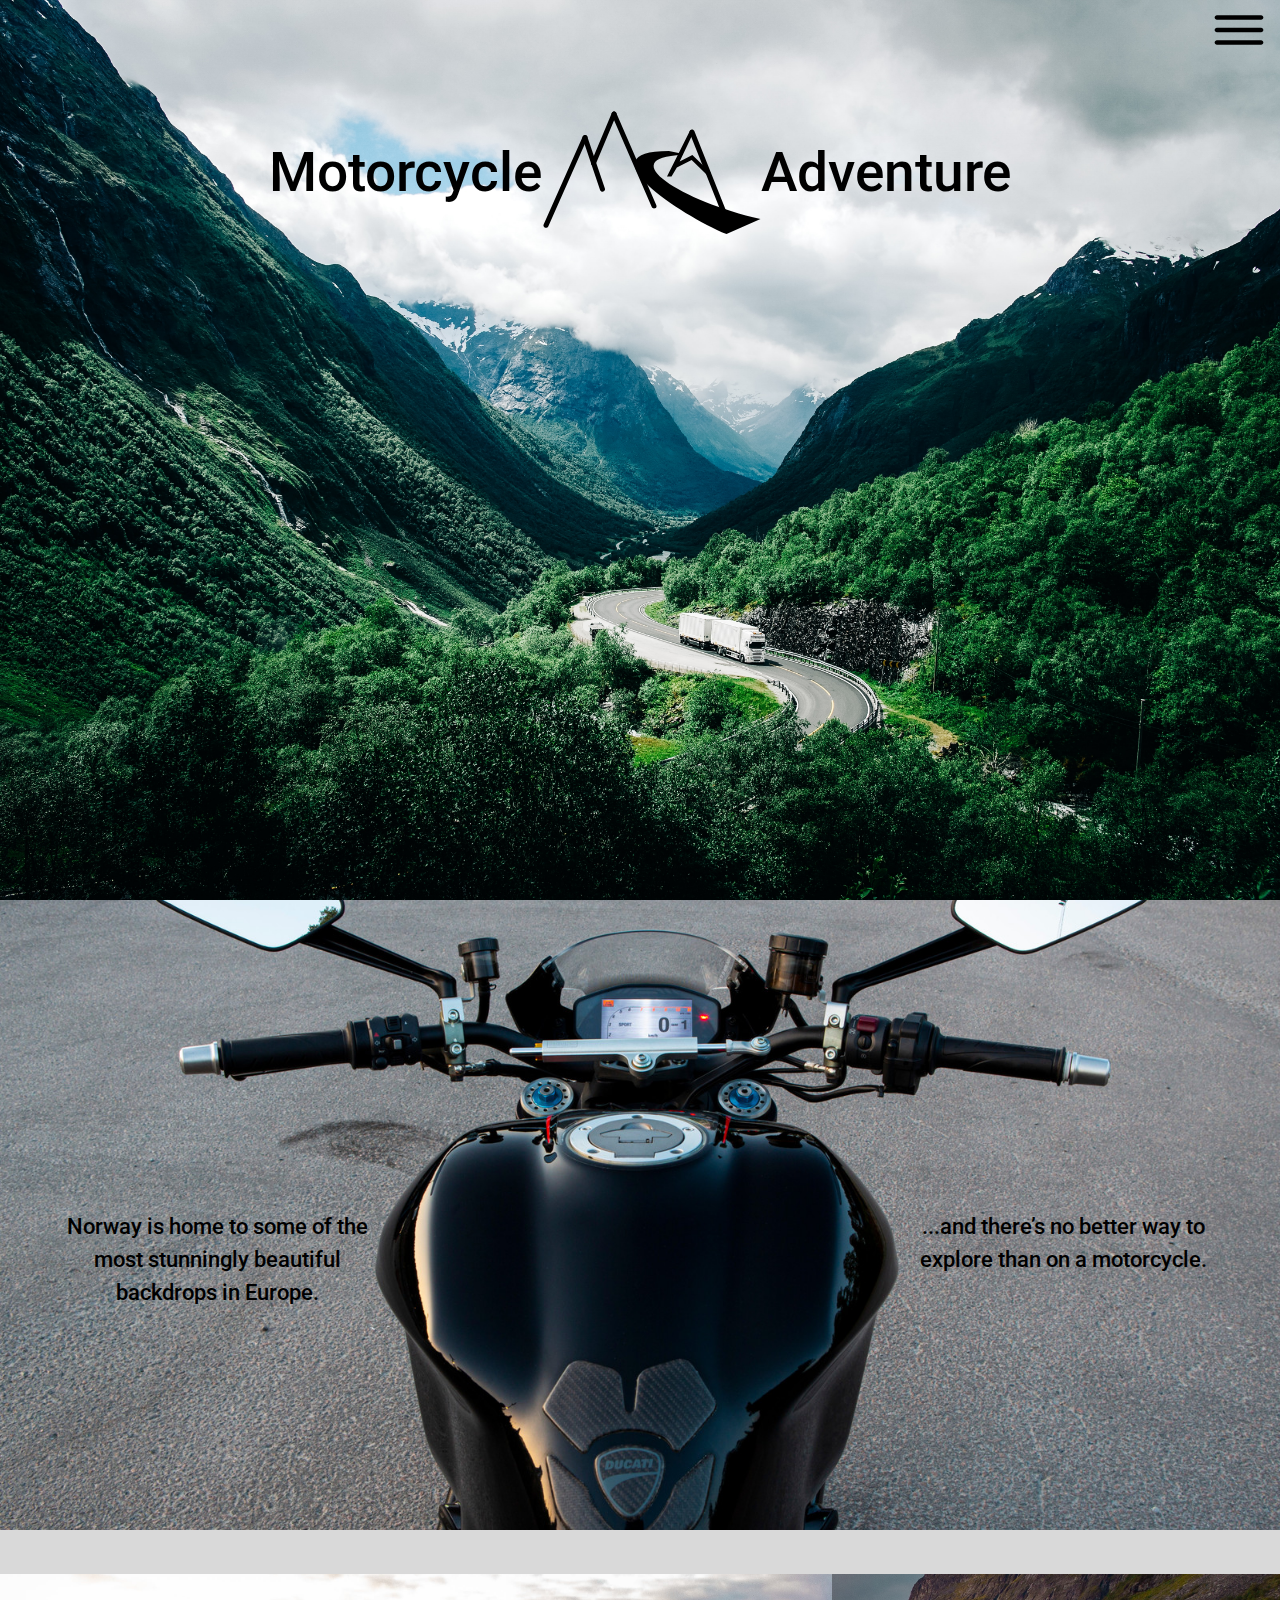
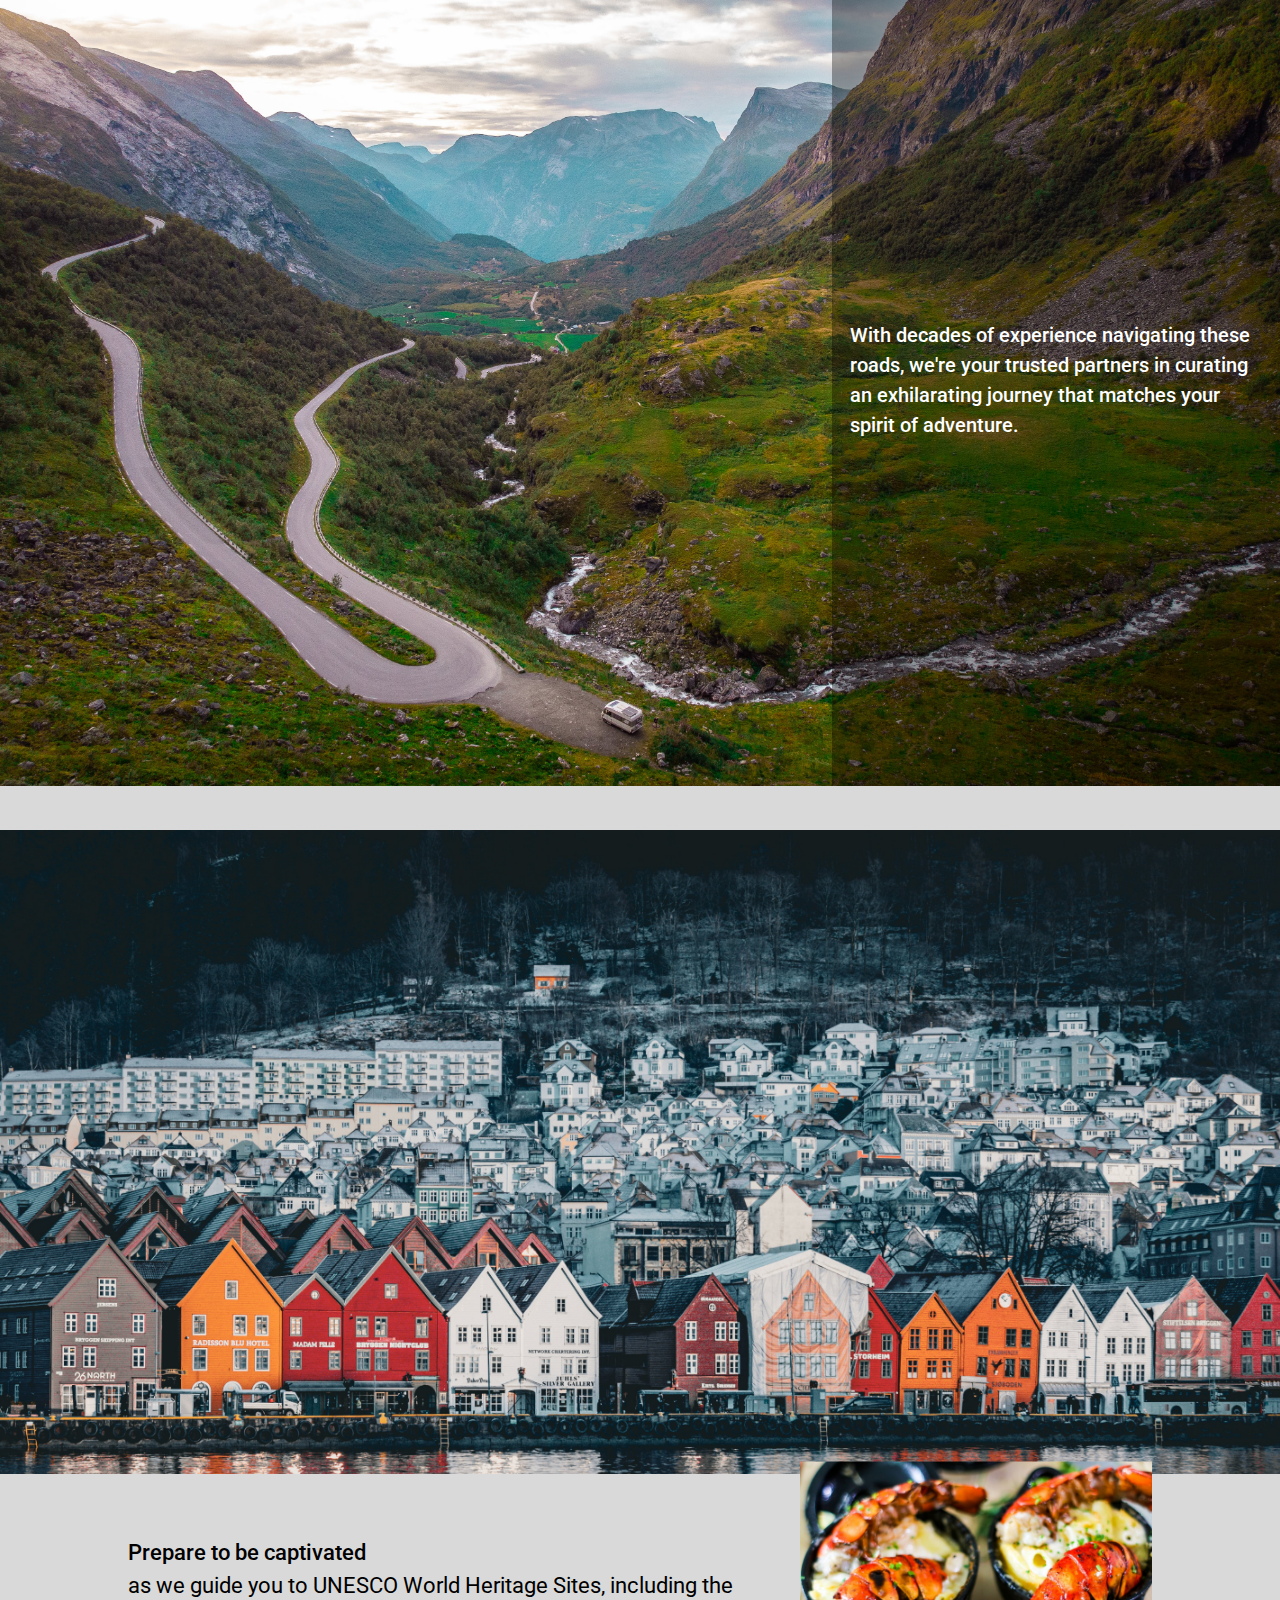
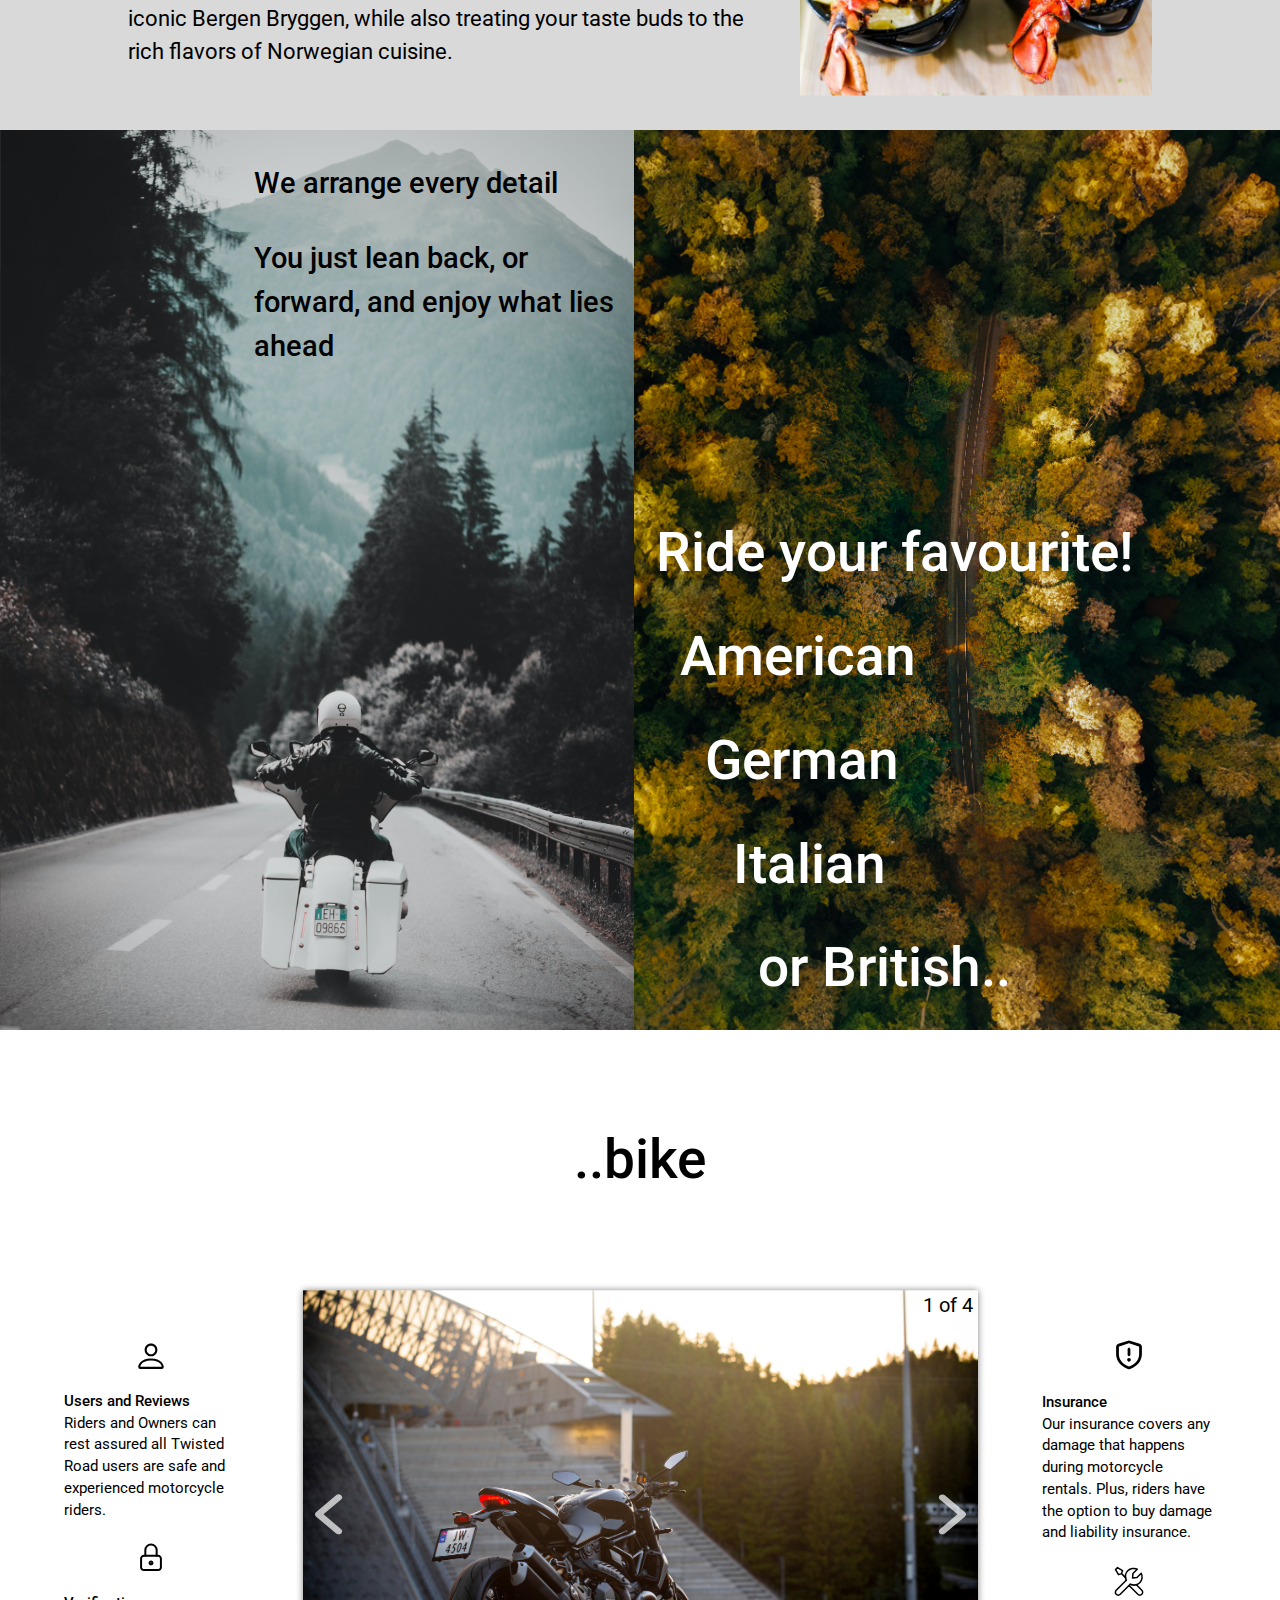
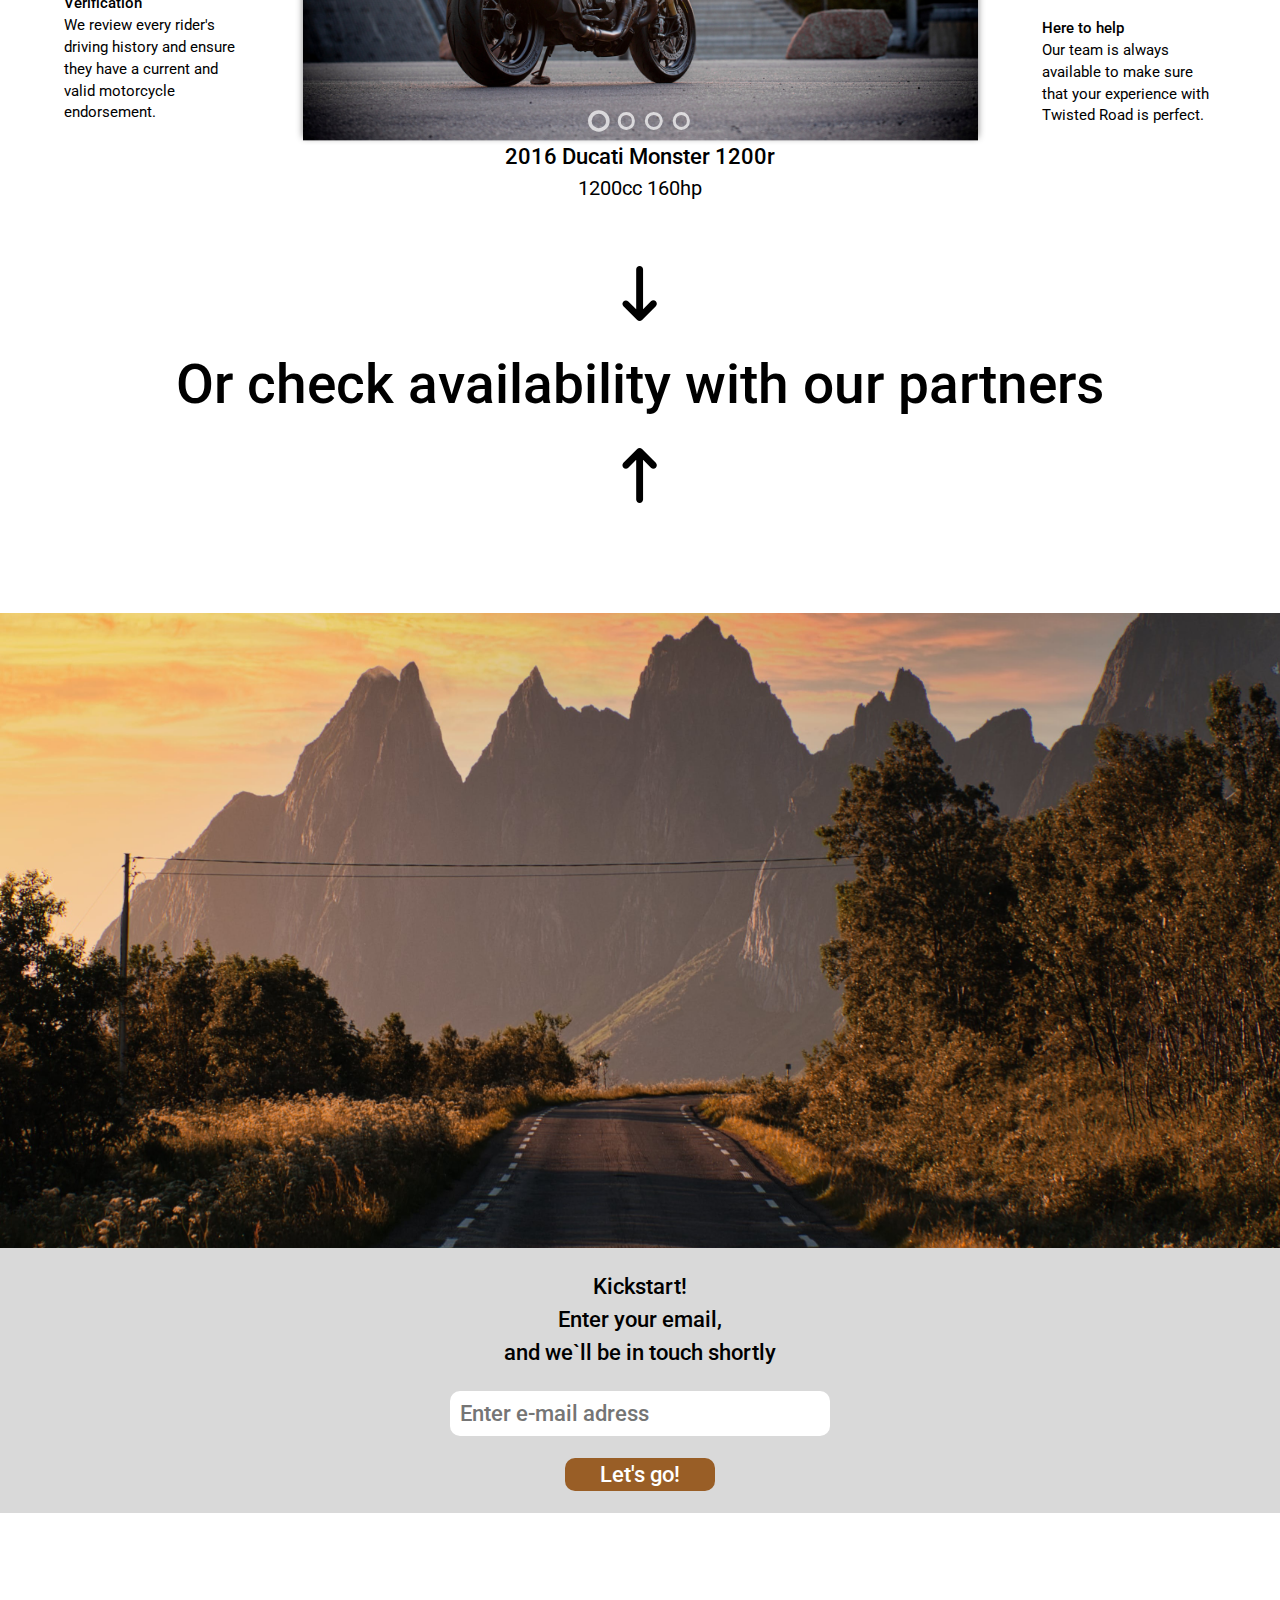
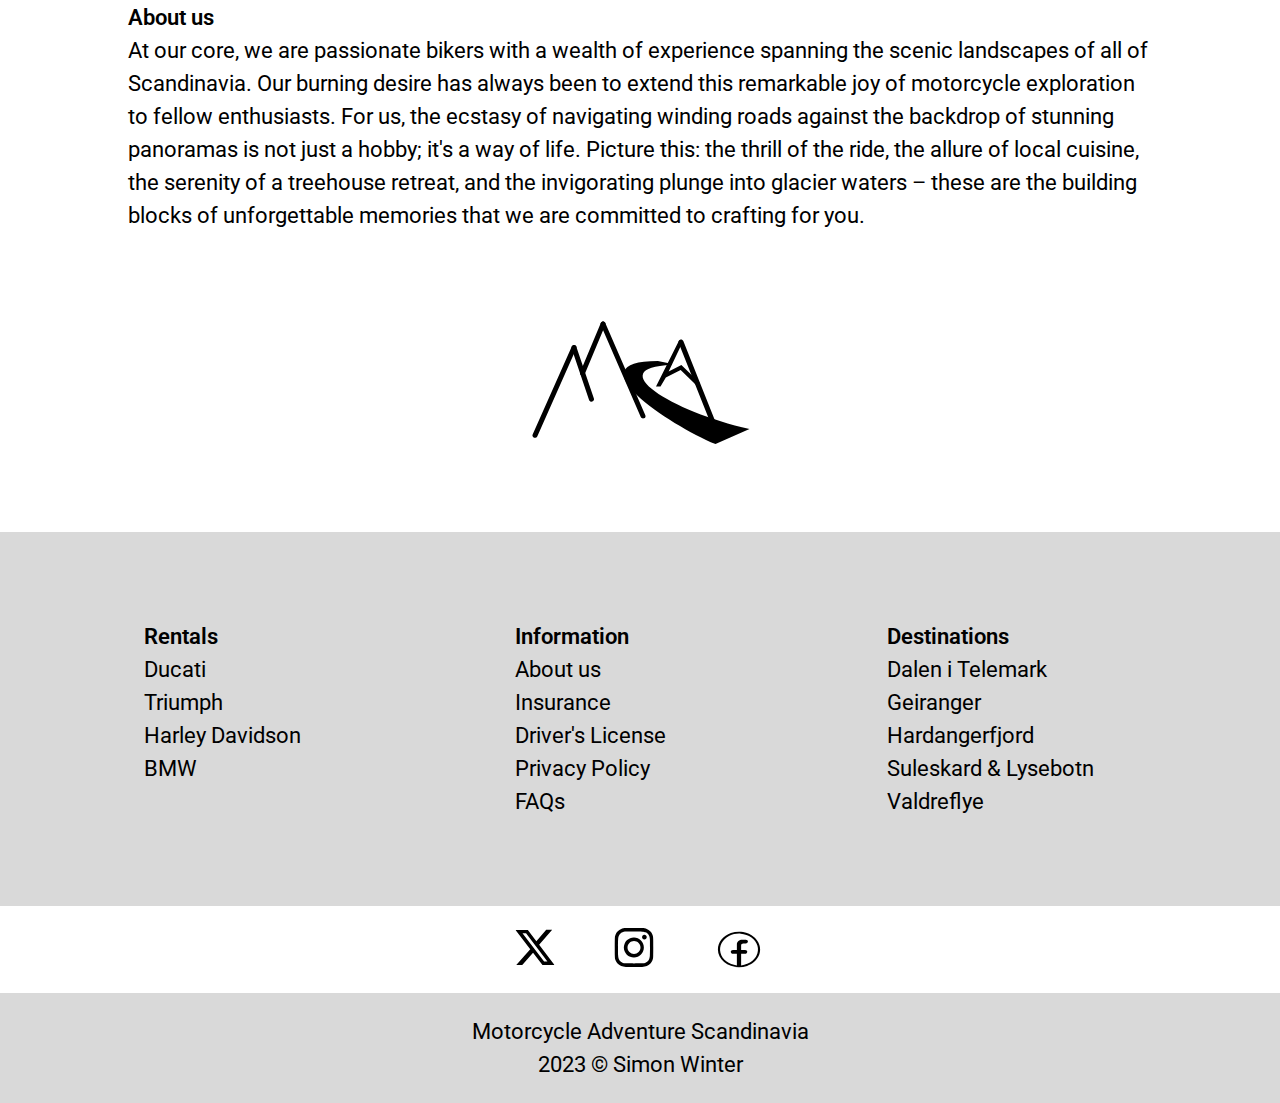
<file: index.html>
<!DOCTYPE html>
<html lang="en">
<head>
	<meta charset="UTF-8">
	<meta name="viewport" content="width=device-width, initial-scale=1.0">
	<title>Motorcycle Adventure</title>

	<link rel="stylesheet" href="css/reset.css">
	<link rel="stylesheet" href="css/fonts.css">
	<link rel="stylesheet" href="css/variables.css">
	<link rel="stylesheet" href="css/menu-drawer.css">
	<link rel="stylesheet" href="css/pop-drawer.css">
	<link rel="stylesheet" href="css/slideshow.css">
	<link rel="stylesheet" href="css/help-center-style.css">
	<link rel="stylesheet" href="css/style.css">
	<link rel="stylesheet" href="css/mediaqueries.css">

	<script src="js/slideshow.js" defer></script>
	<script src="js/script.js" defer></script>
</head>
<body>
	<header>
		<div class="empty-container" aria-hidden="true"></div>   <!-- For justify: space-between -->
		<button class="header__hamburger-button">
			<svg xmlns="http://www.w3.org/2000/svg" width="52" height="30" viewBox="0 0 52 32" fill="none">
				<path fill-rule="evenodd" clip-rule="evenodd" d="M0 2.71875C0 2.09715 0.256807 1.50101 0.713927 1.06147C1.17105 0.62193 1.79103 0.375 2.4375 0.375H49.5625C50.209 0.375 50.829 0.62193 51.2861 1.06147C51.7432 1.50101 52 2.09715 52 2.71875C52 3.34035 51.7432 3.93649 51.2861 4.37603C50.829 4.81557 50.209 5.0625 49.5625 5.0625H2.4375C1.79103 5.0625 1.17105 4.81557 0.713927 4.37603C0.256807 3.93649 0 3.34035 0 2.71875ZM0 16C0 15.3784 0.256807 14.7823 0.713927 14.3427C1.17105 13.9032 1.79103 13.6562 2.4375 13.6562H49.5625C50.209 13.6562 50.829 13.9032 51.2861 14.3427C51.7432 14.7823 52 15.3784 52 16C52 16.6216 51.7432 17.2177 51.2861 17.6573C50.829 18.0968 50.209 18.3438 49.5625 18.3438H2.4375C1.79103 18.3438 1.17105 18.0968 0.713927 17.6573C0.256807 17.2177 0 16.6216 0 16ZM2.4375 26.9375C1.79103 26.9375 1.17105 27.1844 0.713927 27.624C0.256807 28.0635 0 28.6596 0 29.2812C0 29.9029 0.256807 30.499 0.713927 30.9385C1.17105 31.3781 1.79103 31.625 2.4375 31.625H49.5625C50.209 31.625 50.829 31.3781 51.2861 30.9385C51.7432 30.499 52 29.9029 52 29.2812C52 28.6596 51.7432 28.0635 51.2861 27.624C50.829 27.1844 50.209 26.9375 49.5625 26.9375H2.4375Z" fill="black"/>
			</svg>
		</button>
	</header>

	<main>
		<div class="menu-drawer">
			<button class="menu-drawer__close" aria-label="Close menu">
				<svg xmlns="http://www.w3.org/2000/svg" width="35" height="35" viewBox="0 0 55 55" fill="none">
					<path d="M44.7928 41.1447C45.2771 41.6291 45.5492 42.286 45.5492 42.9709C45.5492 43.6559 45.2771 44.3127 44.7928 44.7971C44.3085 45.2814 43.6516 45.5535 42.9666 45.5535C42.2817 45.5535 41.6248 45.2814 41.1405 44.7971L27.5 31.1524L13.8553 44.7928C13.371 45.2771 12.7141 45.5492 12.0291 45.5492C11.3442 45.5492 10.6873 45.2771 10.203 44.7928C9.71863 44.3085 9.44653 43.6516 9.44653 42.9666C9.44653 42.2817 9.71863 41.6248 10.203 41.1404L23.8477 27.5L10.2073 13.8553C9.72292 13.371 9.45083 12.7141 9.45083 12.0291C9.45083 11.3442 9.72292 10.6873 10.2073 10.2029C10.6916 9.71861 11.3485 9.44651 12.0334 9.44651C12.7184 9.44651 13.3753 9.71861 13.8596 10.2029L27.5 23.8477L41.1447 10.2008C41.6291 9.71646 42.286 9.44437 42.9709 9.44437C43.6559 9.44437 44.3128 9.71646 44.7971 10.2008C45.2814 10.6851 45.5535 11.342 45.5535 12.027C45.5535 12.7119 45.2814 13.3688 44.7971 13.8531L31.1524 27.5L44.7928 41.1447Z" fill="var(--background)"/>
				</svg>
			</button>			

			<div class="menu-drawer__links">				
				<a href="index.html#top">Home</a>
				<a href="help-center.html#top">Information</a>
				<a href="help-center.html#destinations">Destinations</a>
				<a href="help-center.html#rentals">Rentals</a>
				<a href="partner-bikes.html">Partner bikes</a>
			</div>
		</div>

		<div class="pop-drawer">
			<header>
				<button class="pop-drawer__close" aria-label="Close pop up drawer">
					<svg xmlns="http://www.w3.org/2000/svg" width="35" height="35" viewBox="0 0 55 55" fill="none">
						<path d="M44.7928 41.1447C45.2771 41.6291 45.5492 42.286 45.5492 42.9709C45.5492 43.6559 45.2771 44.3127 44.7928 44.7971C44.3085 45.2814 43.6516 45.5535 42.9666 45.5535C42.2817 45.5535 41.6248 45.2814 41.1405 44.7971L27.5 31.1524L13.8553 44.7928C13.371 45.2771 12.7141 45.5492 12.0291 45.5492C11.3442 45.5492 10.6873 45.2771 10.203 44.7928C9.71863 44.3085 9.44653 43.6516 9.44653 42.9666C9.44653 42.2817 9.71863 41.6248 10.203 41.1404L23.8477 27.5L10.2073 13.8553C9.72292 13.371 9.45083 12.7141 9.45083 12.0291C9.45083 11.3442 9.72292 10.6873 10.2073 10.2029C10.6916 9.71861 11.3485 9.44651 12.0334 9.44651C12.7184 9.44651 13.3753 9.71861 13.8596 10.2029L27.5 23.8477L41.1447 10.2008C41.6291 9.71646 42.286 9.44437 42.9709 9.44437C43.6559 9.44437 44.3128 9.71646 44.7971 10.2008C45.2814 10.6851 45.5535 11.342 45.5535 12.027C45.5535 12.7119 45.2814 13.3688 44.7971 13.8531L31.1524 27.5L44.7928 41.1447Z" fill="black"/>
					</svg>
				</button>	
			</header>

			<div class="pop-drawer__accordion-container" id="label-pop-drawer">
				<p>Where did you hear about us?</p>
				
				<div class="pop-drawer__accordion">
					<button class="pop-drawer__accordion-button" aria-labelledby="label-pop-drawer">
						<svg class="accordion-arrow xmlns="http://www.w3.org/2000/svg" width="30" height="30" viewBox="0 0 34 34" fill="none">
							<path d="M30.5235 11.2476C30.125 10.8493 29.5846 10.6255 29.0211 10.6255C28.4577 10.6255 27.9173 10.8493 27.5188 11.2476L17 21.7664L6.48127 11.2476C6.08049 10.8606 5.54371 10.6464 4.98654 10.6512C4.42937 10.6561 3.8964 10.8795 3.50241 11.2735C3.10841 11.6675 2.88493 12.2005 2.88009 12.7577C2.87525 13.3148 3.08944 13.8516 3.47652 14.2524L15.4976 26.2735C15.8961 26.6719 16.4365 26.8957 17 26.8957C17.5635 26.8957 18.1039 26.6719 18.5024 26.2735L30.5235 14.2524C30.9219 13.8539 31.1457 13.3135 31.1457 12.75C31.1457 12.1865 30.9219 11.6461 30.5235 11.2476Z" fill="white"/>
						</svg>
						Select
					</button>
					<div id="feedback" class="pop-drawer__accordion-content">
						<button class="pop-drawer__accordion-content__button" data-feedback="some">Social Media</button>
						<button class="pop-drawer__accordion-content__button" data-feedback="friend">Friend or Co-worker</button>
						<button class="pop-drawer__accordion-content__button" data-feedback="assignment">Fictional Student assignment</button>
						<button class="pop-drawer__accordion-content__button" data-feedback="other">Other</button>
					</div>
				</div>

				<p class="pop-drawer__thanks">
					Thank you! We apprechiate your feedback
				</p>
			</div>

			<div class="pop-drawer__logo">
				<a href="index.html">
					<svg xmlns="http://www.w3.org/2000/svg" width="100" height="100" viewBox="0 0 219 124" fill="none">
						<path fill-rule="evenodd" clip-rule="evenodd" d="M2.98615 117.727C1.68286 117.271 1.08026 115.878 1.6402 114.616L40.6487 26.6927C41.2087 25.4306 42.7191 24.7771 44.0224 25.2329C45.3257 25.6888 45.9283 27.0815 45.3683 28.3436L6.3598 116.267C5.79987 117.529 4.28943 118.183 2.98615 117.727Z" fill="black"/>
						<path fill-rule="evenodd" clip-rule="evenodd" d="M61.2868 81.6178C59.9523 81.9727 58.5122 81.2002 58.0703 79.8923L40.5921 28.1607C40.1503 26.8529 40.8739 25.5049 42.2084 25.15C43.543 24.7951 44.983 25.5676 45.4249 26.8755L62.9031 78.6071C63.345 79.915 62.6214 81.2629 61.2868 81.6178Z" fill="black"/>
						<path fill-rule="evenodd" clip-rule="evenodd" d="M50.5731 55.3061C49.2736 54.8394 48.6525 53.4286 49.1856 52.155L69.6994 3.15499C70.2326 1.88139 71.7182 1.22725 73.0177 1.69394C74.3171 2.16063 74.9383 3.57141 74.4051 4.84502L53.8914 53.845C53.3582 55.1186 51.8725 55.7728 50.5731 55.3061Z" fill="black"/>
						<path fill-rule="evenodd" clip-rule="evenodd" d="M112.996 98.2931C111.702 98.7751 110.207 98.1391 109.657 96.8727L69.7096 4.87264C69.1596 3.60616 69.7627 2.18878 71.0566 1.70682C72.3505 1.22486 73.8451 1.86084 74.3951 3.12731L114.343 95.1273C114.893 96.3938 114.29 97.8112 112.996 98.2931Z" fill="black"/>
						<path fill-rule="evenodd" clip-rule="evenodd" d="M137.671 51.5427L151.806 21.8599L148.194 20.1401L125 66.5H129.5L134.847 57.4731L149.634 49.932L165.857 65.6849L168.643 62.8151L150.366 45.0681L137.671 51.5427Z" fill="black"/>
						<path fill-rule="evenodd" clip-rule="evenodd" d="M187.924 117.323C186.641 117.833 185.188 117.207 184.677 115.924L147.677 22.9242C147.167 21.6413 147.793 20.1875 149.076 19.6771C150.359 19.1667 151.812 19.7929 152.323 21.0759L189.323 114.076C189.833 115.359 189.207 116.813 187.924 117.323Z" fill="black"/>
						<path d="M184.5 124C137.871 104.5 41.4617 40.916 126.871 40.916L137.871 43.2779C138.626 43.278 142.347 44.9646 140.5 45C70.451 47.4688 140.5 91.5 218.5 109L184.5 124Z" fill="black"/>
					  </svg>
				</a>
				<p>Ride fun, ride safe!</p>
			</div>
		</div>

		<section class="hero">
			<div class="hero__heading">
				<span>Motorcycle</span>
				<div class="hero__logo">
					<svg xmlns="http://www.w3.org/2000/svg" width="219" height="124" viewBox="0 0 219 124" fill="none">
						<path fill-rule="evenodd" clip-rule="evenodd" d="M2.98615 117.727C1.68286 117.271 1.08026 115.878 1.6402 114.616L40.6487 26.6927C41.2087 25.4306 42.7191 24.7771 44.0224 25.2329C45.3257 25.6888 45.9283 27.0815 45.3683 28.3436L6.3598 116.267C5.79987 117.529 4.28943 118.183 2.98615 117.727Z" fill="black"/>
						<path fill-rule="evenodd" clip-rule="evenodd" d="M61.2868 81.6178C59.9523 81.9727 58.5122 81.2002 58.0703 79.8923L40.5921 28.1607C40.1503 26.8529 40.8739 25.5049 42.2084 25.15C43.543 24.7951 44.983 25.5676 45.4249 26.8755L62.9031 78.6071C63.345 79.915 62.6214 81.2629 61.2868 81.6178Z" fill="black"/>
						<path fill-rule="evenodd" clip-rule="evenodd" d="M50.5731 55.3061C49.2736 54.8394 48.6525 53.4286 49.1856 52.155L69.6994 3.15499C70.2326 1.88139 71.7182 1.22725 73.0177 1.69394C74.3171 2.16063 74.9383 3.57141 74.4051 4.84502L53.8914 53.845C53.3582 55.1186 51.8725 55.7728 50.5731 55.3061Z" fill="black"/>
						<path fill-rule="evenodd" clip-rule="evenodd" d="M112.996 98.2931C111.702 98.7751 110.207 98.1391 109.657 96.8727L69.7096 4.87264C69.1596 3.60616 69.7627 2.18878 71.0566 1.70682C72.3505 1.22486 73.8451 1.86084 74.3951 3.12731L114.343 95.1273C114.893 96.3938 114.29 97.8112 112.996 98.2931Z" fill="black"/>
						<path fill-rule="evenodd" clip-rule="evenodd" d="M137.671 51.5427L151.806 21.8599L148.194 20.1401L125 66.5H129.5L134.847 57.4731L149.634 49.932L165.857 65.6849L168.643 62.8151L150.366 45.0681L137.671 51.5427Z" fill="black"/>
						<path fill-rule="evenodd" clip-rule="evenodd" d="M187.924 117.323C186.641 117.833 185.188 117.207 184.677 115.924L147.677 22.9242C147.167 21.6413 147.793 20.1875 149.076 19.6771C150.359 19.1667 151.812 19.7929 152.323 21.0759L189.323 114.076C189.833 115.359 189.207 116.813 187.924 117.323Z" fill="black"/>
						<path d="M184.5 124C137.871 104.5 41.4617 40.916 126.871 40.916L137.871 43.2779C138.626 43.278 142.347 44.9646 140.5 45C70.451 47.4688 140.5 91.5 218.5 109L184.5 124Z" fill="black"/>
					  </svg>
				</div>
				<span>Adventure</span>
			</div>


		</section>

		<section class="section2">
			<p>Norway is home to some of the most stunningly beautiful backdrops in Europe.</p>
			<p>...and there’s no better way to explore than on a motorcycle.</p>
		</section>

		<section class="section3">
			<div>
				<p>With decades of experience navigating these roads, we're your trusted partners in curating an exhilarating journey that matches your spirit of adventure.</p>
			</div>
		</section>

		<section class="section4">
			<div class="section4__caption-container">
				<p>Prepare to be captivated
					<br>as we guide you to UNESCO World Heritage Sites, including the iconic Bergen Bryggen, while also treating your taste buds to the rich flavors of Norwegian cuisine.
				</p>

				<img src="assets/images/andre-davis-lobster.jpeg" alt="lobster for lunch">
			</div>
		</section>

		<section class="section5">
			<div class="section5__top-container">
				<p>We arrange every detail</p>
				<p>You just lean back, or forward, and enjoy what lies ahead</p>				
			</div>

			<div class="section5__bottom-container">
				<p>Ride your favourite!</p>
				<p>American</p>
				<p>German</p>
				<p>Italian</p>
				<p>or British..</p>
			</div>
		</section>

		<section class="section-bikes">
			<p>..bike</p>
			<div class="section-bikes__sub-container">
				<div class="section-bikes__slideshow">
					<div class="slideshow__slides">
						<figure class="slideshow__slide slideshow__slide--visible">
							<img class="slideshow__img" src="./assets/images/ducati-simon.jpeg" alt="ducati monster">
							<figcaption class="slideshow__caption">
								2016 Ducati Monster 1200r
								<br>1200cc 160hp
							</figcaption>
						</figure>
				
						<figure class="slideshow__slide">
							<img class="slideshow__img" src="./assets/images/triumph-simon.jpeg" alt="triumph speed triple">
							<figcaption class="slideshow__caption">
								Triumph Speed Triple R
								<br>1050cc 135hp
							</figcaption>
						</figure>
						<figure class="slideshow__slide">
							<img class="slideshow__img" src="./assets/images/HD_Fat_Bob-Simon.jpeg" alt="Harley fat bob">
							<figcaption class="slideshow__caption">
								Harley Davidson Fat Bob
								<br>1600cc
							</figcaption>
						</figure>
						<figure class="slideshow__slide">
							<img class="slideshow__img" src="./assets/images/BMW-R-nineT-Scrambler.jpeg" alt="BMW R nine T">
							<figcaption class="slideshow__caption">
								BMW-R-nineT-Scrambler by FCR
								<br>1170cc 110HP
							</figcaption>
						</figure>
				
					</div>
				
					<div class="slideshow__controls">
						<button class="slideshow__control-button" data-direction="previous" aria-label="previous-image-button">
							<svg xmlns="http://www.w3.org/2000/svg" width="57" height="49" viewBox="0 0 57 49" fill="none">
								<path d="M38.1437 5.408C38.8115 5.97058 39.1867 6.73351 39.1867 7.529C39.1867 8.32449 38.8115 9.08742 38.1437 9.65L20.5093 24.5L38.1437 39.35C38.7926 39.9158 39.1517 40.6736 39.1436 41.4602C39.1355 42.2468 38.7608 42.9992 38.1003 43.5555C37.4398 44.1117 36.5462 44.4272 35.6122 44.434C34.6781 44.4409 33.7782 44.1385 33.1063 43.592L12.9532 26.621C12.2854 26.0584 11.9102 25.2955 11.9102 24.5C11.9102 23.7045 12.2854 22.9416 12.9532 22.379L33.1063 5.408C33.7744 4.84559 34.6803 4.52964 35.625 4.52964C36.5696 4.52964 37.4756 4.84559 38.1437 5.408Z" fill="#fff"/>
							</svg>
						</button>
						<button class="slideshow__control-button" data-direction="next" aria-label="next-image-button">
							<svg xmlns="http://www.w3.org/2000/svg" width="57" height="49" viewBox="0 0 57 49" fill="none">
								<path d="M18.8563 43.592C18.1885 43.0294 17.8133 42.2665 17.8133 41.471C17.8133 40.6755 18.1885 39.9126 18.8563 39.35L36.4907 24.5L18.8563 9.65C18.2074 9.08419 17.8483 8.32638 17.8564 7.53979C17.8645 6.7532 18.2392 6.00076 18.8997 5.44454C19.5602 4.88831 20.4538 4.57281 21.3878 4.56598C22.3219 4.55914 23.2218 4.86152 23.8937 5.408L44.0468 22.379C44.7146 22.9416 45.0898 23.7045 45.0898 24.5C45.0898 25.2955 44.7146 26.0584 44.0468 26.621L23.8937 43.592C23.2256 44.1544 22.3197 44.4704 21.375 44.4704C20.4304 44.4704 19.5244 44.1544 18.8563 43.592Z" fill="#fff"/>
							</svg>
						</button>
					</div>
		
					<div class="slideshow__dots">
						<!-- Buttons added by js -->
					</div>
		
					<div class="slideshow__counter">
						1 of all
					</div>
				</div>

				<div class="section-bikes__cards__left">
					<div class="section-bikes__card">
						<svg xmlns="http://www.w3.org/2000/svg" width="26" height="26" viewBox="0 0 26 26" fill="none">
							<g clip-path="url(#clip0_158_467)">
							<path d="M13 13.25C14.6908 13.25 16.3123 12.5784 17.5078 11.3828C18.7034 10.1873 19.375 8.56575 19.375 6.875C19.375 5.18425 18.7034 3.56274 17.5078 2.36719C16.3123 1.17165 14.6908 0.5 13 0.5C11.3092 0.5 9.68774 1.17165 8.49219 2.36719C7.29665 3.56274 6.625 5.18425 6.625 6.875C6.625 8.56575 7.29665 10.1873 8.49219 11.3828C9.68774 12.5784 11.3092 13.25 13 13.25ZM17.25 6.875C17.25 8.00217 16.8022 9.08317 16.0052 9.8802C15.2082 10.6772 14.1272 11.125 13 11.125C11.8728 11.125 10.7918 10.6772 9.9948 9.8802C9.19777 9.08317 8.75 8.00217 8.75 6.875C8.75 5.74783 9.19777 4.66683 9.9948 3.8698C10.7918 3.07277 11.8728 2.625 13 2.625C14.1272 2.625 15.2082 3.07277 16.0052 3.8698C16.8022 4.66683 17.25 5.74783 17.25 6.875ZM25.75 23.875C25.75 26 23.625 26 23.625 26H2.375C2.375 26 0.25 26 0.25 23.875C0.25 21.75 2.375 15.375 13 15.375C23.625 15.375 25.75 21.75 25.75 23.875ZM23.625 23.8665C23.6229 23.3438 23.2978 21.7712 21.857 20.3305C20.4715 18.945 17.8641 17.5 13 17.5C8.13375 17.5 5.5285 18.945 4.143 20.3305C2.70225 21.7712 2.37925 23.3438 2.375 23.8665H23.625Z" fill="black"/>
							</g>
							<defs>
							<clipPath id="clip0_158_467">
								<rect width="26" height="26" fill="white"/>
							</clipPath>
							</defs>
						</svg>
				
						<p>Users and Reviews
							<br>
							Riders and Owners can rest assured all Twisted Road users are safe and experienced motorcycle riders.
						</p>
					</div>

					<div class="section-bikes__card">
						<svg xmlns="http://www.w3.org/2000/svg" width="22" height="28" viewBox="0 0 22 28" fill="none">
							<g clip-path="url(#clip0_158_470)">
							<path d="M1.08325 15.6668C1.08325 14.9154 1.38176 14.1947 1.91312 13.6634C2.44447 13.132 3.16514 12.8335 3.91659 12.8335H18.0833C18.8347 12.8335 19.5554 13.132 20.0867 13.6634C20.6181 14.1947 20.9166 14.9154 20.9166 15.6668V24.1668C20.9166 24.9183 20.6181 25.6389 20.0867 26.1703C19.5554 26.7017 18.8347 27.0002 18.0833 27.0002H3.91659C3.16514 27.0002 2.44447 26.7017 1.91312 26.1703C1.38176 25.6389 1.08325 24.9183 1.08325 24.1668V15.6668Z" stroke="black" stroke-width="2" stroke-linecap="round" stroke-linejoin="round"/>
							<path d="M5.33325 12.8333V7.16667C5.33325 5.66377 5.93027 4.22243 6.99298 3.15973C8.05569 2.09702 9.49703 1.5 10.9999 1.5C12.5028 1.5 13.9442 2.09702 15.0069 3.15973C16.0696 4.22243 16.6666 5.66377 16.6666 7.16667V12.8333M9.58325 19.9167C9.58325 20.2924 9.73251 20.6527 9.99818 20.9184C10.2639 21.1841 10.6242 21.3333 10.9999 21.3333C11.3756 21.3333 11.736 21.1841 12.0017 20.9184C12.2673 20.6527 12.4166 20.2924 12.4166 19.9167C12.4166 19.5409 12.2673 19.1806 12.0017 18.9149C11.736 18.6493 11.3756 18.5 10.9999 18.5C10.6242 18.5 10.2639 18.6493 9.99818 18.9149C9.73251 19.1806 9.58325 19.5409 9.58325 19.9167Z" stroke="black" stroke-width="2" stroke-linecap="round" stroke-linejoin="round"/>
							</g>
							<defs>
							<clipPath id="clip0_158_470">
								<rect width="22" height="28" fill="white"/>
							</clipPath>
							</defs>
						</svg>
						<p>Verification
							<br>
							We review every rider's driving history and ensure they have a current and valid motorcycle endorsement.
						</p>
					</div>
				</div>
				
				<div class="section-bikes__cards__right">
					<div class="section-bikes__card">
						<svg xmlns="http://www.w3.org/2000/svg" width="26" height="30" viewBox="0 0 30 34" fill="none">
							<g clip-path="url(#clip0_158_475)">
							  <rect width="30" height="34" fill="white"/>
							  <path d="M13.8674 0.532849C14.604 0.296993 15.396 0.296993 16.1326 0.532849L27.2889 4.10285C28.0398 4.34296 28.6949 4.81548 29.1598 5.4522C29.6246 6.08891 29.8751 6.85688 29.875 7.64522V15.1252C29.875 18.453 29.195 21.887 27.1061 25.0745C25.0172 28.2577 21.613 31.0521 16.4131 33.2663C15.9663 33.4567 15.4857 33.5548 15 33.5548C14.5143 33.5548 14.0337 33.4567 13.5869 33.2663C8.387 31.0521 4.98275 28.2577 2.89387 25.0745C0.805 21.887 0.125 18.453 0.125 15.1252V7.64522C0.124935 6.85688 0.375403 6.08891 0.840241 5.4522C1.30508 4.81548 1.96024 4.34296 2.71112 4.10285L13.8674 0.532849ZM15.1636 3.56947C15.0579 3.5355 14.9442 3.5355 14.8385 3.56947L3.68225 7.13947C3.57497 7.17371 3.48135 7.24114 3.41489 7.33205C3.34843 7.42295 3.31258 7.53262 3.3125 7.64522V15.1252C3.3125 18.011 3.89687 20.7905 5.55862 23.3277C7.22462 25.865 10.0658 28.3002 14.8364 30.3339C14.8881 30.3559 14.9438 30.3673 15 30.3673C15.0562 30.3673 15.1119 30.3559 15.1636 30.3339C19.9342 28.3024 22.7754 25.8629 24.4414 23.3256C26.1031 20.7905 26.6875 18.0152 26.6875 15.1252V7.64522C26.6867 7.53306 26.6505 7.42402 26.5841 7.33361C26.5177 7.24319 26.4245 7.17601 26.3178 7.1416L15.1615 3.5716L15.1636 3.56947ZM16.5938 10.344V16.719C16.5938 17.1417 16.4258 17.547 16.127 17.8459C15.8281 18.1448 15.4227 18.3127 15 18.3127C14.5773 18.3127 14.1719 18.1448 13.873 17.8459C13.5742 17.547 13.4062 17.1417 13.4062 16.719V10.344C13.4062 9.92129 13.5742 9.51591 13.873 9.21702C14.1719 8.91814 14.5773 8.75023 15 8.75023C15.4227 8.75023 15.8281 8.91814 16.127 9.21702C16.4258 9.51591 16.5938 9.92129 16.5938 10.344ZM17.125 22.5627C17.125 23.1263 16.9011 23.6668 16.5026 24.0653C16.1041 24.4638 15.5636 24.6877 15 24.6877C14.4364 24.6877 13.8959 24.4638 13.4974 24.0653C13.0989 23.6668 12.875 23.1263 12.875 22.5627C12.875 21.9991 13.0989 21.4586 13.4974 21.0601C13.8959 20.6616 14.4364 20.4377 15 20.4377C15.5636 20.4377 16.1041 20.6616 16.5026 21.0601C16.9011 21.4586 17.125 21.9991 17.125 22.5627Z" fill="black"/>
							</g>
							<defs>
							  <clipPath id="clip0_158_475">
								<rect width="30" height="34" fill="white"/>
							  </clipPath>
							</defs>
						</svg>
						<p>Insurance
							<br>
							Our insurance covers any damage that happens during motorcycle rentals. Plus, riders have the option to buy damage and liability insurance.
						</p>
					</div>

					<div class="section-bikes__card">
						<svg xmlns="http://www.w3.org/2000/svg" width="30" height="30" viewBox="0 0 30 30" fill="none">
							<g clip-path="url(#clip0_158_478)">
							  <rect width="30" height="30" fill="white"/>
							  <path d="M12.2376 14.2765L2.22173 24.2924C1.95829 24.5555 1.74931 24.868 1.60672 25.2119C1.46414 25.5559 1.39075 25.9246 1.39075 26.2969C1.39075 26.6693 1.46414 27.038 1.60672 27.3819C1.74931 27.7259 1.95829 28.0384 2.22173 28.3015C2.75305 28.8327 3.47359 29.1311 4.22489 29.1311C4.97619 29.1311 5.69673 28.8327 6.22806 28.3015L16.2439 18.2829M22.3568 18.7999L27.8506 24.2938C28.3818 24.8251 28.6802 25.5456 28.6802 26.2969C28.6802 27.0482 28.3818 27.7688 27.8506 28.3001C27.3193 28.8313 26.5988 29.1297 25.8475 29.1297C25.0962 29.1297 24.3756 28.8313 23.8443 28.3001L15.0482 19.5054M7.53848 7.61394L4.53089 8.61411L1.52756 3.60619L3.53073 1.60303L8.54006 4.60778L7.53848 7.61394ZM7.53848 7.61394L11.5476 11.6231" stroke="black" stroke-width="1.5" stroke-linecap="round" stroke-linejoin="round"/>
							  <path d="M12.2376 14.2766C11.0419 11.2265 11.2756 7.22444 13.7406 4.75944C16.2056 2.29444 20.7531 1.75469 23.2564 3.25777L18.9497 7.56444L18.5488 11.9717L22.9561 11.5722L27.2627 7.2641C28.7672 9.76877 28.2261 14.3163 25.7611 16.7799C23.2961 19.2449 19.2954 19.4786 16.2453 18.2829" stroke="black" stroke-width="1.5" stroke-linecap="round" stroke-linejoin="round"/>
							</g>
							<defs>
							  <clipPath id="clip0_158_478">
								<rect width="30" height="30" fill="white"/>
							  </clipPath>
							</defs>
						</svg>
						<p>Here to help
							<br>
							Our team is always available to make sure that your experience with Twisted Road is perfect.
						</p>
					</div>
				</div>
			</div>

			<p>
				<svg xmlns="http://www.w3.org/2000/svg" height="1em" viewBox="0 0 384 512"><!--! Font Awesome Free 6.4.2 by @fontawesome - https://fontawesome.com License - https://fontawesome.com/license (Commercial License) Copyright 2023 Fonticons, Inc. --><path d="M169.4 502.6c12.5 12.5 32.8 12.5 45.3 0l128-128c12.5-12.5 12.5-32.8 0-45.3s-32.8-12.5-45.3 0L224 402.7 224 32c0-17.7-14.3-32-32-32s-32 14.3-32 32l0 370.7L86.6 329.4c-12.5-12.5-32.8-12.5-45.3 0s-12.5 32.8 0 45.3l128 128z"/></svg>
				<a href="partner-bikes.html">Or check availability with our partners</a>
				<svg xmlns="http://www.w3.org/2000/svg" height="1em" viewBox="0 0 384 512"><!--! Font Awesome Free 6.4.2 by @fontawesome - https://fontawesome.com License - https://fontawesome.com/license (Commercial License) Copyright 2023 Fonticons, Inc. --><path d="M214.6 9.4c-12.5-12.5-32.8-12.5-45.3 0l-128 128c-12.5 12.5-12.5 32.8 0 45.3s32.8 12.5 45.3 0L160 109.3V480c0 17.7 14.3 32 32 32s32-14.3 32-32V109.3l73.4 73.4c12.5 12.5 32.8 12.5 45.3 0s12.5-32.8 0-45.3l-128-128z"/></svg>
			</p>
		</section>
					
		<section class="section-contact" id="section-contact">
			<div class="section-contact__form-container">
				<div class="section-contact__form-heading" id="label-contact">
					<p>Kickstart!</p>
					<p>Enter your email,</p>
					<p>and we`ll be in touch shortly</p>
				</div>

				<form action="" id="contact">
					<input type="email" name="contact" placeholder="Enter e-mail adress" aria-labelledby="label-contact" required>
					<button class="section-contact__button" type="submit">Let's go!</button>
				</form>
				<p class="error-message">Please enter a valid e-mail adress</p>
				<p class="thanks-submit-message">Excellent choice! We´re exited to plan your next adventure!</p>
			</div>
		</section>
	
		<section class="section-info">
			<div class="section-info__about">
				About us
				<br>
				At our core, we are passionate bikers with a wealth of experience spanning the scenic landscapes of all of Scandinavia. Our burning desire has always been to extend this remarkable joy of motorcycle exploration to fellow enthusiasts.
				For us, the ecstasy of navigating winding roads against the backdrop of stunning panoramas is not just a hobby; it's a way of life. Picture this: the thrill of the ride, the allure of local cuisine, the serenity of a treehouse retreat, and the invigorating plunge into glacier waters – these are the building blocks of unforgettable memories that we are committed to crafting for you.

			</div>
			<div class="info__logo">
				<svg xmlns="http://www.w3.org/2000/svg" width="219" height="124" viewBox="0 0 219 124" fill="none">
					<path fill-rule="evenodd" clip-rule="evenodd" d="M2.98615 117.727C1.68286 117.271 1.08026 115.878 1.6402 114.616L40.6487 26.6927C41.2087 25.4306 42.7191 24.7771 44.0224 25.2329C45.3257 25.6888 45.9283 27.0815 45.3683 28.3436L6.3598 116.267C5.79987 117.529 4.28943 118.183 2.98615 117.727Z" fill="black"/>
					<path fill-rule="evenodd" clip-rule="evenodd" d="M61.2868 81.6178C59.9523 81.9727 58.5122 81.2002 58.0703 79.8923L40.5921 28.1607C40.1503 26.8529 40.8739 25.5049 42.2084 25.15C43.543 24.7951 44.983 25.5676 45.4249 26.8755L62.9031 78.6071C63.345 79.915 62.6214 81.2629 61.2868 81.6178Z" fill="black"/>
					<path fill-rule="evenodd" clip-rule="evenodd" d="M50.5731 55.3061C49.2736 54.8394 48.6525 53.4286 49.1856 52.155L69.6994 3.15499C70.2326 1.88139 71.7182 1.22725 73.0177 1.69394C74.3171 2.16063 74.9383 3.57141 74.4051 4.84502L53.8914 53.845C53.3582 55.1186 51.8725 55.7728 50.5731 55.3061Z" fill="black"/>
					<path fill-rule="evenodd" clip-rule="evenodd" d="M112.996 98.2931C111.702 98.7751 110.207 98.1391 109.657 96.8727L69.7096 4.87264C69.1596 3.60616 69.7627 2.18878 71.0566 1.70682C72.3505 1.22486 73.8451 1.86084 74.3951 3.12731L114.343 95.1273C114.893 96.3938 114.29 97.8112 112.996 98.2931Z" fill="black"/>
					<path fill-rule="evenodd" clip-rule="evenodd" d="M137.671 51.5427L151.806 21.8599L148.194 20.1401L125 66.5H129.5L134.847 57.4731L149.634 49.932L165.857 65.6849L168.643 62.8151L150.366 45.0681L137.671 51.5427Z" fill="black"/>
					<path fill-rule="evenodd" clip-rule="evenodd" d="M187.924 117.323C186.641 117.833 185.188 117.207 184.677 115.924L147.677 22.9242C147.167 21.6413 147.793 20.1875 149.076 19.6771C150.359 19.1667 151.812 19.7929 152.323 21.0759L189.323 114.076C189.833 115.359 189.207 116.813 187.924 117.323Z" fill="black"/>
					<path d="M184.5 124C137.871 104.5 41.4617 40.916 126.871 40.916L137.871 43.2779C138.626 43.278 142.347 44.9646 140.5 45C70.451 47.4688 140.5 91.5 218.5 109L184.5 124Z" fill="black"/>
				  </svg>
			</div>

			<div class="section-info__info-container">
				<div class="section-info__info">
					Rentals	
					<a href="https://www.motorcyclespecs.co.za/model/ducati/Ducati_Monster_1200R_16.html" target="_blank"><br>Ducati</a>
					<a href="https://www.motorcyclespecs.co.za/model/triu/triumph_speed_triple%20R%2013.htm" target="_blank"><br>Triumph</a>
					<a href="https://www.motorcyclespecs.co.za/model/h-d/harley_davidson_fxdf_dyna_fat_bo%2009.htm" target="_blank"><br>Harley Davidson</a>
					<a href="https://www.motorcyclespecs.co.za/model/bmw/bmw-r-ninet-21.html" target="_blank"><br>BMW</a>
				</div>

				<div class="section-info__info">
					Information
					<a href="help-center.html"><br>About us</a>
					<a href="help-center.html"><br>Insurance</a>
					<a href="help-center.html"><br>Driver's License </a>
					<a href="help-center.html"><br>Privacy Policy</a>
					<a href="help-center.html"><br>FAQs	</a>
				</div>

				<div class="section-info__info">
					Destinations
					<a href="https://www.visittelemark.no/dalen" target="_blank"><br>Dalen i Telemark</a>
					<a href="https://www.geirangerfjord.no/norsk-fjordsenter-2" target="_blank"><br>Geiranger</a>
					<a href="https://hardangerfjord.com/" target="_blank"><br>Hardangerfjord</a>
					<a href="https://suleskarvegen.no/" target="_blank"><br>Suleskard & Lysebotn</a>
					<a href="https://www.nasjonaleturistveger.no/no/turistvegene/valdresflye/" target="_blank"><br>Valdreflye</a>
				</div>
			</div>
		</section>

		<section class="section-social">
			<div class="section-social__icon x-icon">
				<a target="_blank" href="https://www.twitter.com">
					<svg xmlns="http://www.w3.org/2000/svg" width="40" height="39" viewBox="0 0 40 39" fill="none">
						<g clip-path="url(#clip0_38_2034)">
						<path d="M31.2141 1.87354H37.1941L24.1291 16.8073L39.5 37.1247H27.4653L18.0402 24.8007L7.2535 37.1247H1.27025L15.2453 21.1509L0.5 1.87516H12.8403L21.3601 13.1397L31.2141 1.87354ZM29.1163 33.5464H32.4296L11.0398 5.26491H7.48425L29.1163 33.5464Z" fill="black"/>
						</g>
						<defs>
						<clipPath id="clip0_38_2034">
						<rect width="39" height="39" fill="white" transform="translate(0.5)"/>
						</clipPath>
						</defs>
						</svg>
				</a>
			</div>

			<div class="section-social__icon instagram-icon">
				<a target="_blank" href="https://www.instagram.com">
					<svg xmlns="http://www.w3.org/2000/svg" width="40" height="39" viewBox="0 0 40 39" fill="none">
						<g clip-path="url(#clip0_38_2032)">
						  <rect width="39" height="39" transform="translate(0.5)" fill="white"/>
						  <path d="M20 0C14.7082 0 14.0428 0.024375 11.9636 0.117C9.88438 0.2145 8.46819 0.541125 7.2275 1.02375C5.9261 1.51325 4.74732 2.28108 3.77356 3.27356C2.78169 4.24782 2.01395 5.42646 1.52375 6.7275C1.04112 7.96575 0.712063 9.38437 0.617 11.4562C0.524375 13.5403 0.5 14.2033 0.5 19.5024C0.5 24.7967 0.524375 25.4597 0.617 27.5389C0.7145 29.6156 1.04112 31.0318 1.52375 32.2725C2.02344 33.5546 2.68888 34.6418 3.77356 35.7264C4.85581 36.8111 5.94294 37.479 7.22506 37.9762C8.46819 38.4589 9.88194 38.7879 11.9587 38.883C14.0403 38.9756 14.7033 39 20 39C25.2967 39 25.9573 38.9756 28.0389 38.883C30.1132 38.7855 31.5343 38.4589 32.7749 37.9762C34.0755 37.4865 35.2534 36.7187 36.2264 35.7264C37.3111 34.6418 37.9766 33.5546 38.4762 32.2725C38.9564 31.0318 39.2855 29.6156 39.383 27.5389C39.4756 25.4597 39.5 24.7967 39.5 19.5C39.5 14.2033 39.4756 13.5403 39.383 11.4587C39.2855 9.38438 38.9564 7.96575 38.4762 6.7275C37.9861 5.42642 37.2184 4.24777 36.2264 3.27356C35.253 2.28071 34.0741 1.51282 32.7725 1.02375C31.5294 0.541125 30.1108 0.212063 28.0364 0.117C25.9548 0.024375 25.2943 0 19.9951 0H20.0024H20ZM18.2523 3.51488H20.0024C25.2089 3.51488 25.8256 3.53194 27.8804 3.627C29.7817 3.71231 30.8152 4.03163 31.5026 4.29731C32.4117 4.65075 33.0626 5.07487 33.7451 5.75737C34.4276 6.43988 34.8493 7.08825 35.2027 7.99988C35.4708 8.68481 35.7877 9.71831 35.873 11.6196C35.9681 13.6744 35.9876 14.2911 35.9876 19.4951C35.9876 24.6992 35.9681 25.3183 35.873 27.3731C35.7877 29.2744 35.4684 30.3054 35.2027 30.9928C34.8901 31.8395 34.3911 32.6051 33.7426 33.2329C33.0601 33.9154 32.4118 34.3371 31.5001 34.6905C30.8176 34.9586 29.7841 35.2755 27.8804 35.3633C25.8256 35.4559 25.2089 35.4778 20.0024 35.4778C14.7959 35.4778 14.1768 35.4559 12.122 35.3633C10.2208 35.2755 9.18969 34.9586 8.50231 34.6905C7.65528 34.3783 6.88899 33.8802 6.25981 33.2329C5.61083 32.6041 5.11107 31.8378 4.79731 30.9904C4.53163 30.3054 4.21231 29.2719 4.127 27.3707C4.03438 25.3159 4.01488 24.6992 4.01488 19.4902C4.01488 14.2837 4.03438 13.6695 4.127 11.6147C4.21475 9.71344 4.53163 8.67994 4.79975 7.99256C5.15319 7.08337 5.57731 6.43256 6.25981 5.75006C6.94231 5.06756 7.59069 4.64587 8.50231 4.29244C9.18969 4.02431 10.2208 3.70744 12.122 3.61969C13.9209 3.53681 14.618 3.51244 18.2523 3.51V3.51488ZM30.4106 6.75187C30.1033 6.75187 29.799 6.8124 29.5151 6.93C29.2312 7.04759 28.9732 7.21996 28.7559 7.43725C28.5386 7.65453 28.3663 7.91249 28.2487 8.1964C28.1311 8.4803 28.0706 8.78458 28.0706 9.09188C28.0706 9.39917 28.1311 9.70345 28.2487 9.98735C28.3663 10.2713 28.5386 10.5292 28.7559 10.7465C28.9732 10.9638 29.2312 11.1362 29.5151 11.2538C29.799 11.3713 30.1033 11.4319 30.4106 11.4319C31.0312 11.4319 31.6264 11.1853 32.0652 10.7465C32.504 10.3077 32.7506 9.71248 32.7506 9.09188C32.7506 8.47127 32.504 7.87608 32.0652 7.43725C31.6264 6.99841 31.0312 6.75187 30.4106 6.75187ZM20.0024 9.48675C18.6742 9.46603 17.3551 9.70975 16.1219 10.2037C14.8887 10.6977 13.7661 11.432 12.8195 12.364C11.8729 13.296 11.1211 14.407 10.6079 15.6323C10.0948 16.8576 9.83051 18.1728 9.83051 19.5012C9.83051 20.8296 10.0948 22.1448 10.6079 23.3701C11.1211 24.5954 11.8729 25.7064 12.8195 26.6384C13.7661 27.5704 14.8887 28.3047 16.1219 28.7987C17.3551 29.2927 18.6742 29.5364 20.0024 29.5157C22.6314 29.4747 25.1388 28.4015 26.9834 26.5279C28.828 24.6543 29.8619 22.1305 29.8619 19.5012C29.8619 16.872 28.828 14.3481 26.9834 12.4745C25.1388 10.6009 22.6314 9.52777 20.0024 9.48675ZM20.0024 12.9992C21.7266 12.9992 23.3801 13.6841 24.5992 14.9032C25.8183 16.1224 26.5033 17.7759 26.5033 19.5C26.5033 21.2241 25.8183 22.8776 24.5992 24.0968C23.3801 25.3159 21.7266 26.0008 20.0024 26.0008C18.2783 26.0008 16.6248 25.3159 15.4057 24.0968C14.1865 22.8776 13.5016 21.2241 13.5016 19.5C13.5016 17.7759 14.1865 16.1224 15.4057 14.9032C16.6248 13.6841 18.2783 12.9992 20.0024 12.9992Z" fill="black"/>
						</g>
						<defs>
						  <clipPath id="clip0_38_2032">
							<rect width="39" height="39" fill="white" transform="translate(0.5)"/>
						  </clipPath>
						</defs>
					  </svg>
				</a>
			</div>

			<div class="section-social__icon facebook-icon">
				<a target="_blank" href="https://www.facebook.com">
					<svg xmlns="http://www.w3.org/2000/svg" width="52" height="43" viewBox="0 0 52 43" fill="none">
						<rect width="51" height="43" transform="translate(0.5)" fill="white"/>
						<path d="M40.9175 8.9137C37.9658 6.42614 34.2056 4.73241 30.1122 4.04668C26.0189 3.36096 21.7763 3.71403 17.9209 5.06125C14.0655 6.40848 10.7706 8.68935 8.45265 11.6154C6.13473 14.5415 4.89797 17.9814 4.89875 21.5002C4.89875 26.2195 7.12157 30.7457 11.0785 34.0836C15.0355 37.4216 20.4026 39.298 26 39.3004C28.7699 39.3014 31.5132 38.8448 34.075 37.9566C36.6286 37.0478 38.9515 35.734 40.9175 34.0866C42.8781 32.4338 44.4334 30.4716 45.4945 28.312C46.5555 26.1524 47.1017 23.8377 47.1017 21.5002C47.1017 19.1626 46.5555 16.8479 45.4945 14.6883C44.4334 12.5287 42.8781 10.5665 40.9175 8.9137ZM39.43 32.8145C36.3914 35.3875 32.4043 37.0115 28.125 37.4191V25.6658H32.12C32.6836 25.6658 33.2241 25.477 33.6226 25.141C34.0211 24.805 34.245 24.3493 34.245 23.8741C34.245 23.3989 34.0211 22.9432 33.6226 22.6072C33.2241 22.2712 32.6836 22.0824 32.12 22.0824H28.125V17.1733C28.125 16.6981 28.3489 16.2424 28.7474 15.9064C29.1459 15.5704 29.6864 15.3816 30.25 15.3816H32.8C33.3636 15.3816 33.9041 15.1929 34.3026 14.8568C34.7011 14.5208 34.925 14.0651 34.925 13.5899C34.925 13.1148 34.7011 12.6591 34.3026 12.323C33.9041 11.987 33.3636 11.7983 32.8 11.7983H29.1875C27.7785 11.7983 26.4273 12.2702 25.431 13.1102C24.4347 13.9502 23.875 15.0895 23.875 16.2774V22.0824H19.9013C19.3377 22.0824 18.7972 22.2712 18.3987 22.6072C18.0001 22.9432 17.7763 23.3989 17.7763 23.8741C17.7763 24.3493 18.0001 24.805 18.3987 25.141C18.7972 25.477 19.3377 25.6658 19.9013 25.6658H23.875V37.4191C19.9286 37.0395 16.2235 35.6241 13.2828 33.3729C10.3422 31.1217 8.31472 28.1485 7.48679 24.8731C6.65886 21.5978 7.07232 18.1859 8.66878 15.1194C10.2652 12.0529 12.964 9.48682 16.3838 7.78355C19.8037 6.08028 23.7718 5.32595 27.7277 5.6271C31.6835 5.92825 35.4272 7.26965 38.4299 9.46185C41.4326 11.654 43.5426 14.5862 44.4618 17.8442C45.3809 21.1022 45.0629 24.5214 43.5525 27.6187C42.5905 29.5595 41.1904 31.3241 39.43 32.8145Z" fill="black"/>
					  </svg>
				</a>
			</div>
			
		</section>
	</main>

	<footer>
		<div>Motorcycle Adventure Scandinavia</div>
		<div>2023 © Simon Winter</div>
	</footer>
</body>
</html>
</file>
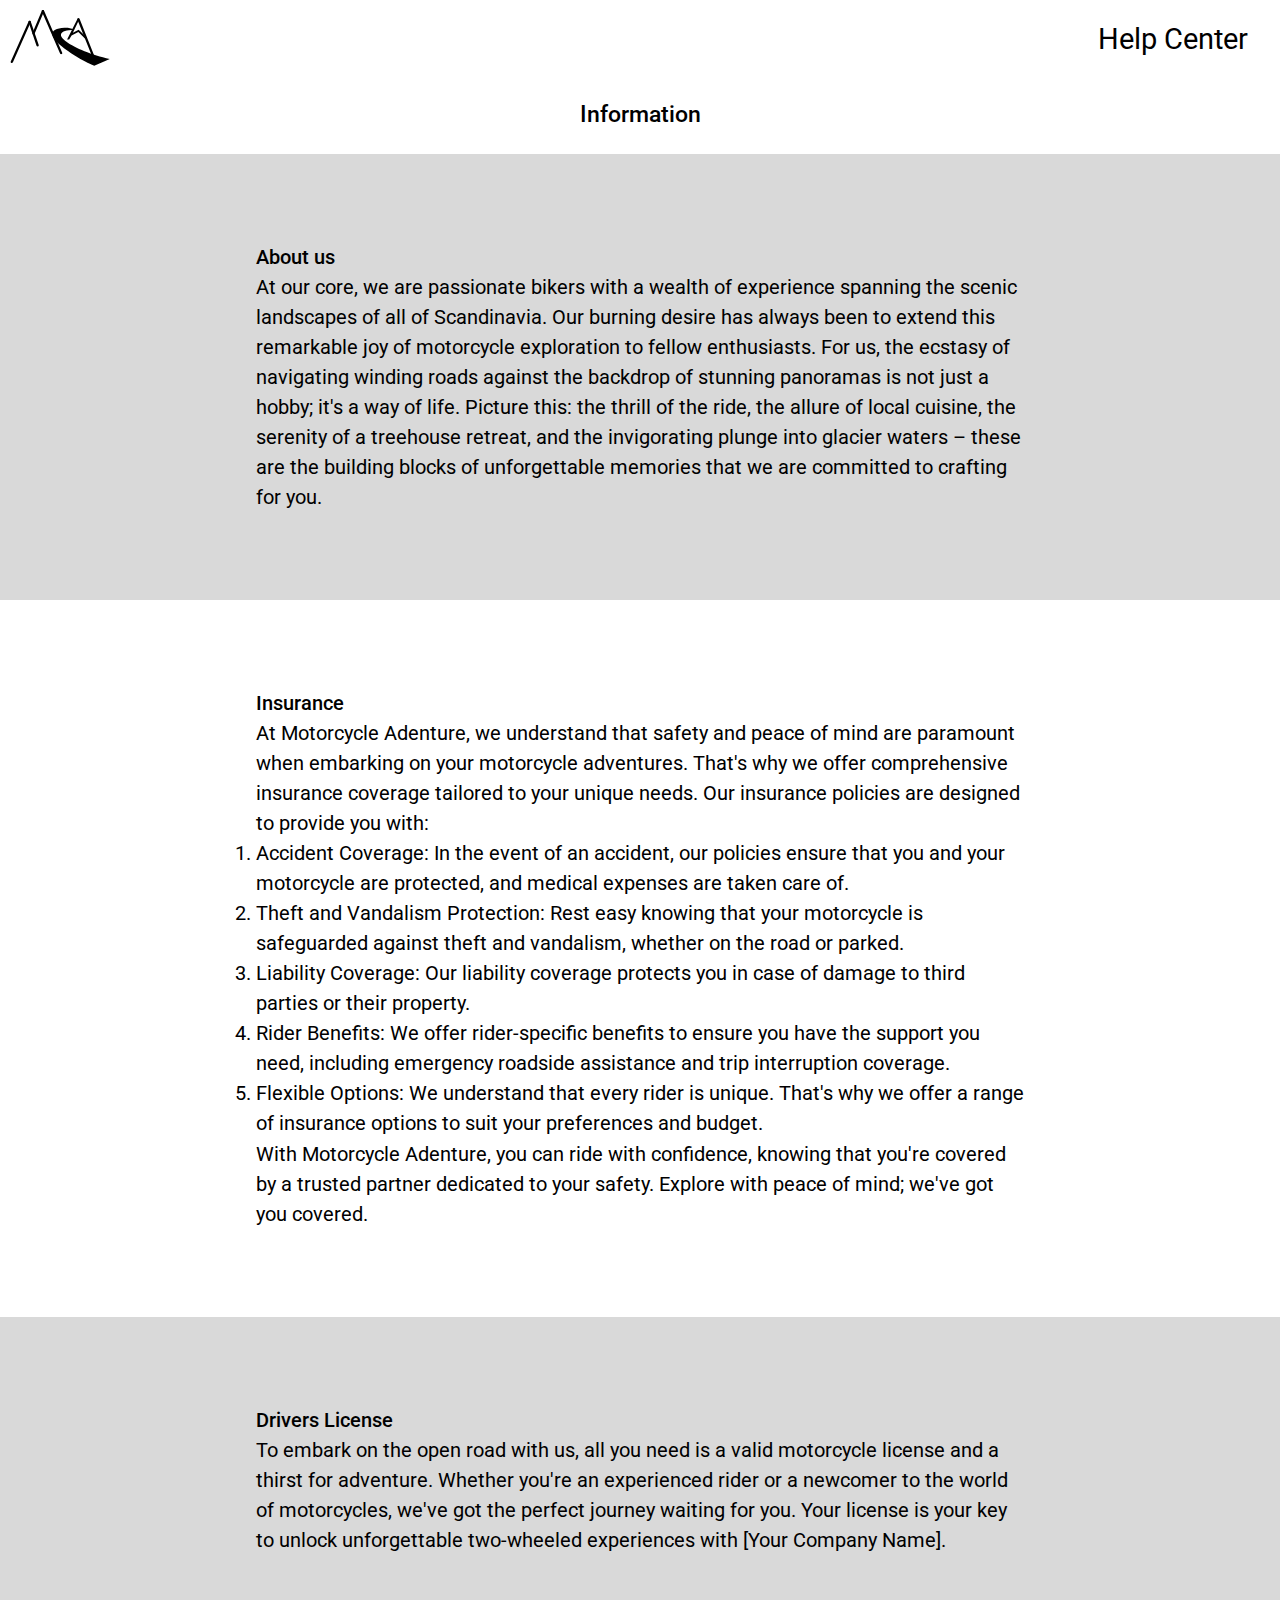
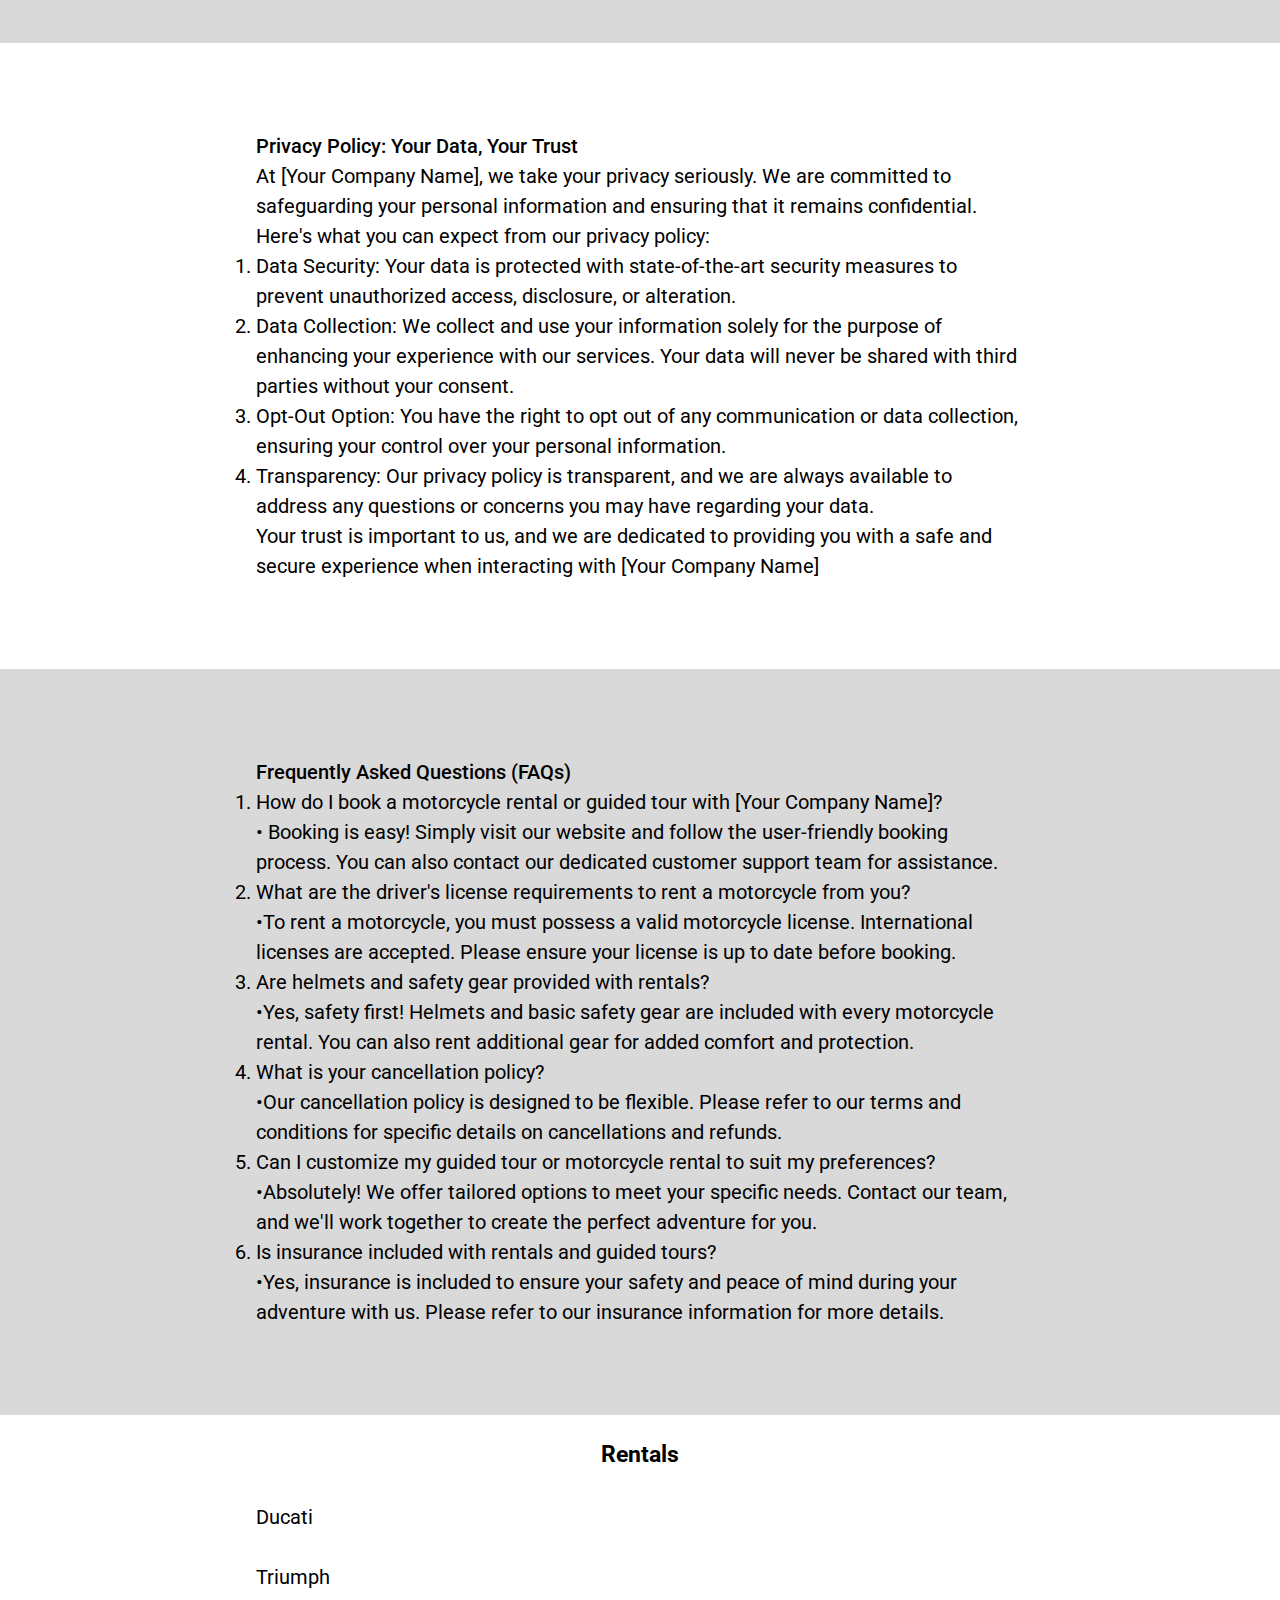
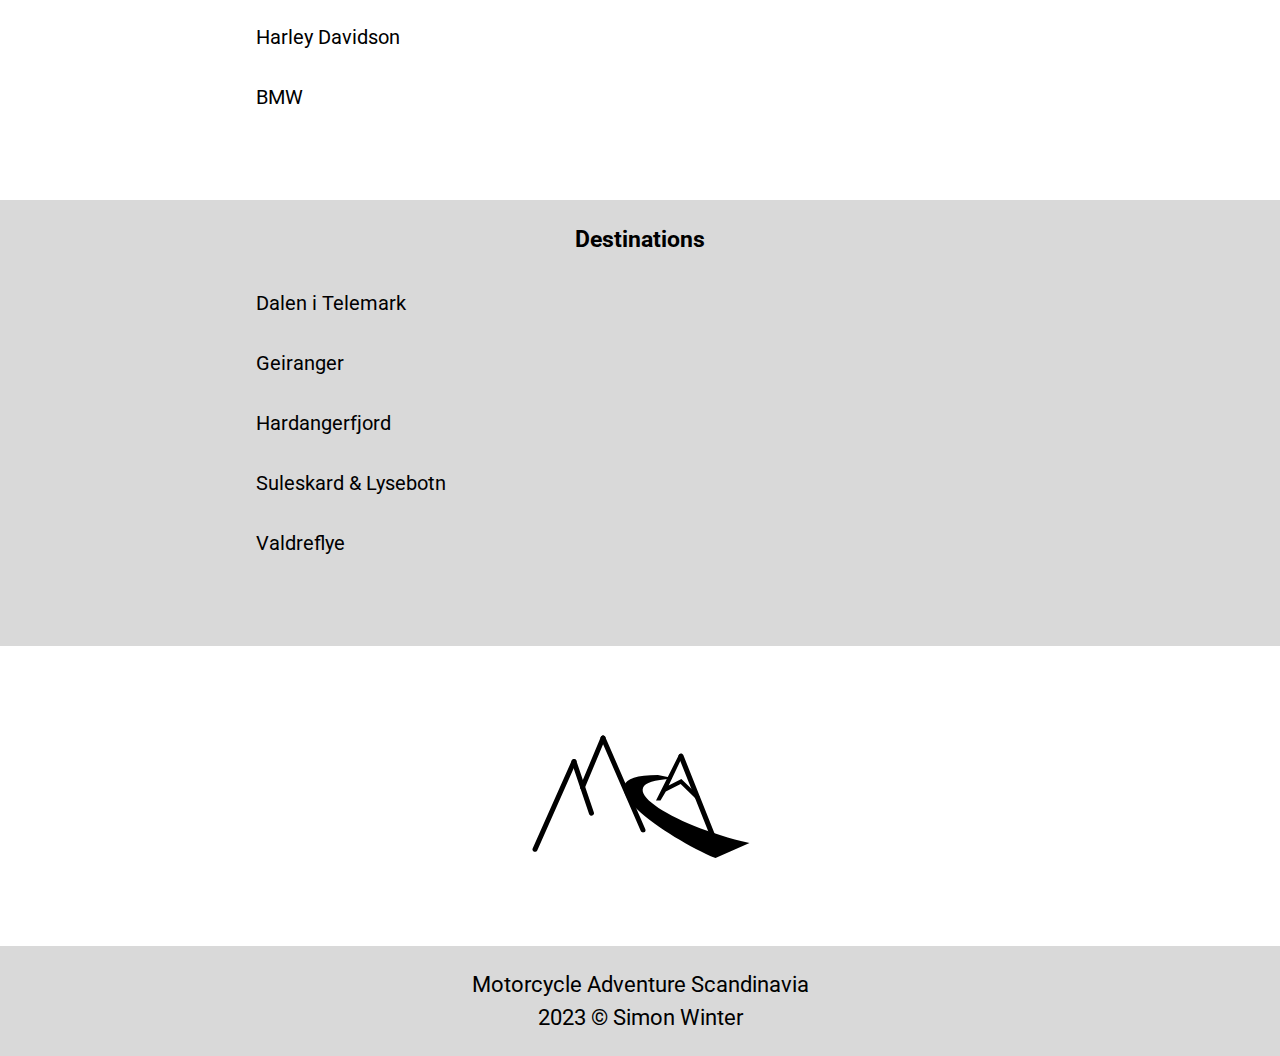
<file: help-center.html>
<!DOCTYPE html>
<html lang="en">
<head>
	<meta charset="UTF-8">
	<meta name="viewport" content="width=device-width, initial-scale=1.0">
	<title>MCA Help Center</title>

	<link rel="stylesheet" href="css/reset.css">
	<link rel="stylesheet" href="css/fonts.css">
	<link rel="stylesheet" href="css/variables.css">
	<link rel="stylesheet" href="css/menu-drawer.css">
	<link rel="stylesheet" href="css/help-center-style.css">
	<link rel="stylesheet" href="css/style.css">
	<link rel="stylesheet" href="css/mediaqueries.css">

	<script src="js/script.js" defer></script>
</head>
<body>
	<header class="help-center__header">
		<a class="header__logo" href="index.html">
			<svg xmlns="http://www.w3.org/2000/svg" width="100%" height="100%" viewBox="0 0 219 124" fill="none">
				<path fill-rule="evenodd" clip-rule="evenodd" d="M2.98615 117.727C1.68286 117.271 1.08026 115.878 1.6402 114.616L40.6487 26.6927C41.2087 25.4306 42.7191 24.7771 44.0224 25.2329C45.3257 25.6888 45.9283 27.0815 45.3683 28.3436L6.3598 116.267C5.79987 117.529 4.28943 118.183 2.98615 117.727Z" fill="black"/>
				<path fill-rule="evenodd" clip-rule="evenodd" d="M61.2868 81.6178C59.9523 81.9727 58.5122 81.2002 58.0703 79.8923L40.5921 28.1607C40.1503 26.8529 40.8739 25.5049 42.2084 25.15C43.543 24.7951 44.983 25.5676 45.4249 26.8755L62.9031 78.6071C63.345 79.915 62.6214 81.2629 61.2868 81.6178Z" fill="black"/>
				<path fill-rule="evenodd" clip-rule="evenodd" d="M50.5731 55.3061C49.2736 54.8394 48.6525 53.4286 49.1856 52.155L69.6994 3.15499C70.2326 1.88139 71.7182 1.22725 73.0177 1.69394C74.3171 2.16063 74.9383 3.57141 74.4051 4.84502L53.8914 53.845C53.3582 55.1186 51.8725 55.7728 50.5731 55.3061Z" fill="black"/>
				<path fill-rule="evenodd" clip-rule="evenodd" d="M112.996 98.2931C111.702 98.7751 110.207 98.1391 109.657 96.8727L69.7096 4.87264C69.1596 3.60616 69.7627 2.18878 71.0566 1.70682C72.3505 1.22486 73.8451 1.86084 74.3951 3.12731L114.343 95.1273C114.893 96.3938 114.29 97.8112 112.996 98.2931Z" fill="black"/>
				<path fill-rule="evenodd" clip-rule="evenodd" d="M137.671 51.5427L151.806 21.8599L148.194 20.1401L125 66.5H129.5L134.847 57.4731L149.634 49.932L165.857 65.6849L168.643 62.8151L150.366 45.0681L137.671 51.5427Z" fill="black"/>
				<path fill-rule="evenodd" clip-rule="evenodd" d="M187.924 117.323C186.641 117.833 185.188 117.207 184.677 115.924L147.677 22.9242C147.167 21.6413 147.793 20.1875 149.076 19.6771C150.359 19.1667 151.812 19.7929 152.323 21.0759L189.323 114.076C189.833 115.359 189.207 116.813 187.924 117.323Z" fill="black"/>
				<path d="M184.5 124C137.871 104.5 41.4617 40.916 126.871 40.916L137.871 43.2779C138.626 43.278 142.347 44.9646 140.5 45C70.451 47.4688 140.5 91.5 218.5 109L184.5 124Z" fill="black"/>
			  </svg>
		</a>
		
		<h1>Help Center</h1>
		
	</header>
	
	<main class="help-center">
		<div class="help-center__info">
			<h3>Information</h3>

			<div class="info__about-us" id="about-us">
				About us
				<br>
				At our core, we are passionate bikers with a wealth of experience spanning the scenic landscapes of all of Scandinavia. Our burning desire has always been to extend this remarkable joy of motorcycle exploration to fellow enthusiasts.
				For us, the ecstasy of navigating winding roads against the backdrop of stunning panoramas is not just a hobby; it's a way of life. Picture this: the thrill of the ride, the allure of local cuisine, the serenity of a treehouse retreat, and the invigorating plunge into glacier waters – these are the building blocks of unforgettable memories that we are committed to crafting for you.
			</div>
			
			<div class="info__insurance" id="insurance">
				Insurance
				<br>
				At Motorcycle Adenture, we understand that safety and peace of mind are paramount when embarking on your motorcycle adventures. That's why we offer comprehensive insurance coverage tailored to your unique needs.
				Our insurance policies are designed to provide you with:
				<ol>
					<li>Accident Coverage: In the event of an accident, our policies ensure that you and your motorcycle are protected, and medical expenses are taken care of.</li>
					<li>Theft and Vandalism Protection: Rest easy knowing that your motorcycle is safeguarded against theft and vandalism, whether on the road or parked.</li>
					<li>Liability Coverage: Our liability coverage protects you in case of damage to third parties or their property.</li>
					<li>Rider Benefits: We offer rider-specific benefits to ensure you have the support you need, including emergency roadside assistance and trip interruption coverage.</li>
					<li>Flexible Options: We understand that every rider is unique. That's why we offer a range of insurance options to suit your preferences and budget.</li>
					With Motorcycle Adenture, you can ride with confidence, knowing that you're covered by a trusted partner dedicated to your safety. Explore with peace of mind; we've got you covered.					
				</ol>
			</div>

			<div class="info__licence" id="drivers-license">
				Drivers License
				<br>
				To embark on the open road with us, all you need is a valid motorcycle license and a thirst for adventure. Whether you're an experienced rider or a newcomer to the world of motorcycles, we've got the perfect journey waiting for you. Your license is your key to unlock unforgettable two-wheeled experiences with [Your Company Name].
			</div>

			<div class="info__privacy" id="privacy">
				Privacy Policy: Your Data, Your Trust
				<br>
				At [Your Company Name], we take your privacy seriously. We are committed to safeguarding your personal information and ensuring that it remains confidential. Here's what you can expect from our privacy policy:
				<ol>
					<li>Data Security: Your data is protected with state-of-the-art security measures to prevent unauthorized access, disclosure, or alteration.</li>
					<li>Data Collection: We collect and use your information solely for the purpose of enhancing your experience with our services. Your data will never be shared with third parties without your consent.</li>
					<li>Opt-Out Option: You have the right to opt out of any communication or data collection, ensuring your control over your personal information.</li>
					<li>Transparency: Our privacy policy is transparent, and we are always available to address any questions or concerns you may have regarding your data.</li>
					Your trust is important to us, and we are dedicated to providing you with a safe and secure experience when interacting with [Your Company Name]
				</ol>
			</div>
			
			<div class="info__faq" id="faq">
				Frequently Asked Questions (FAQs)
				<ol>
					<li>How do I book a motorcycle rental or guided tour with [Your Company Name]?
						<br>
						&#8226; Booking is easy! Simply visit our website and follow the user-friendly booking process. You can also contact our dedicated customer support team for assistance.
					</li>

					<li>What are the driver's license requirements to rent a motorcycle from you?
						<br>
						&#8226;To rent a motorcycle, you must possess a valid motorcycle license. International licenses are accepted. Please ensure your license is up to date before booking.
					</li>

					<li>Are helmets and safety gear provided with rentals?
						<br>
						&#8226;Yes, safety first! Helmets and basic safety gear are included with every motorcycle rental. You can also rent additional gear for added comfort and protection.
					</li>

					<li>What is your cancellation policy?
						<br>
						&#8226;Our cancellation policy is designed to be flexible. Please refer to our terms and conditions for specific details on cancellations and refunds.
					</li>

					<li>Can I customize my guided tour or motorcycle rental to suit my preferences?
						<br>
						&#8226;Absolutely! We offer tailored options to meet your specific needs. Contact our team, and we'll work together to create the perfect adventure for you.
					</li>

					<li>Is insurance included with rentals and guided tours?
						<br>
						&#8226;Yes, insurance is included to ensure your safety and peace of mind during your adventure with us. Please refer to our insurance information for more details.
					</li>
				</ol>
			</div>
		</div>

		<div class="rentals help-center__links" id="rentals">
			<h3>Rentals</h3>
			<a href="https://www.motorcyclespecs.co.za/model/ducati/Ducati_Monster_1200R_16.html" target="_blank"><br>Ducati</a>
			<a href="https://www.motorcyclespecs.co.za/model/triu/triumph_speed_triple%20R%2013.htm" target="_blank"><br>Triumph</a>
			<a href="https://www.motorcyclespecs.co.za/model/h-d/harley_davidson_fxdf_dyna_fat_bo%2009.htm" target="_blank"><br>Harley Davidson</a>
			<a href="https://www.motorcyclespecs.co.za/model/bmw/bmw-r-ninet-21.html" target="_blank"><br>BMW</a>
		</div>
		
		<div class="destinations help-center__links" id="destinations">
			<h3>Destinations</h3>
			<a href="https://www.visittelemark.no/dalen" target="_blank"><br>Dalen i Telemark</a>
			<a href="https://www.geirangerfjord.no/norsk-fjordsenter-2" target="_blank"><br>Geiranger</a>
			<a href="https://hardangerfjord.com/" target="_blank"><br>Hardangerfjord</a>
			<a href="https://suleskarvegen.no/" target="_blank"><br>Suleskard & Lysebotn</a>
			<a href="https://www.nasjonaleturistveger.no/no/turistvegene/valdresflye/" target="_blank"><br>Valdreflye</a>

		</div>

		<div class="info__logo">
			<a href="index.html">
				<svg xmlns="http://www.w3.org/2000/svg" width="219" height="124" viewBox="0 0 219 124" fill="none">
					<path fill-rule="evenodd" clip-rule="evenodd" d="M2.98615 117.727C1.68286 117.271 1.08026 115.878 1.6402 114.616L40.6487 26.6927C41.2087 25.4306 42.7191 24.7771 44.0224 25.2329C45.3257 25.6888 45.9283 27.0815 45.3683 28.3436L6.3598 116.267C5.79987 117.529 4.28943 118.183 2.98615 117.727Z" fill="black"/>
					<path fill-rule="evenodd" clip-rule="evenodd" d="M61.2868 81.6178C59.9523 81.9727 58.5122 81.2002 58.0703 79.8923L40.5921 28.1607C40.1503 26.8529 40.8739 25.5049 42.2084 25.15C43.543 24.7951 44.983 25.5676 45.4249 26.8755L62.9031 78.6071C63.345 79.915 62.6214 81.2629 61.2868 81.6178Z" fill="black"/>
					<path fill-rule="evenodd" clip-rule="evenodd" d="M50.5731 55.3061C49.2736 54.8394 48.6525 53.4286 49.1856 52.155L69.6994 3.15499C70.2326 1.88139 71.7182 1.22725 73.0177 1.69394C74.3171 2.16063 74.9383 3.57141 74.4051 4.84502L53.8914 53.845C53.3582 55.1186 51.8725 55.7728 50.5731 55.3061Z" fill="black"/>
					<path fill-rule="evenodd" clip-rule="evenodd" d="M112.996 98.2931C111.702 98.7751 110.207 98.1391 109.657 96.8727L69.7096 4.87264C69.1596 3.60616 69.7627 2.18878 71.0566 1.70682C72.3505 1.22486 73.8451 1.86084 74.3951 3.12731L114.343 95.1273C114.893 96.3938 114.29 97.8112 112.996 98.2931Z" fill="black"/>
					<path fill-rule="evenodd" clip-rule="evenodd" d="M137.671 51.5427L151.806 21.8599L148.194 20.1401L125 66.5H129.5L134.847 57.4731L149.634 49.932L165.857 65.6849L168.643 62.8151L150.366 45.0681L137.671 51.5427Z" fill="black"/>
					<path fill-rule="evenodd" clip-rule="evenodd" d="M187.924 117.323C186.641 117.833 185.188 117.207 184.677 115.924L147.677 22.9242C147.167 21.6413 147.793 20.1875 149.076 19.6771C150.359 19.1667 151.812 19.7929 152.323 21.0759L189.323 114.076C189.833 115.359 189.207 116.813 187.924 117.323Z" fill="black"/>
					<path d="M184.5 124C137.871 104.5 41.4617 40.916 126.871 40.916L137.871 43.2779C138.626 43.278 142.347 44.9646 140.5 45C70.451 47.4688 140.5 91.5 218.5 109L184.5 124Z" fill="black"/>
				  </svg>
			</a>
		</div>
	</main>

	<footer>
		<div>Motorcycle Adventure Scandinavia</div>
		<div>2023 © Simon Winter</div>
	</footer>
</body>
</html>
</file>
<file: css/fonts.css>
@import url('https://fonts.googleapis.com/css2?family=Roboto:wght@300;400;500&display=swap');
</file>
<file: css/variables.css>
:root {
	--font-size-base: 22px;        /*24px*/
	--font-size-xsmall: 0.66rem;   /*16px*/
	--font-size-small: 0.91rem;	   /*22px*/		
	--font-size-large: 1.33rem;     /*32px*/
	--font-size-xlarge: 2.5rem;    /*60px*/

	--font-leading-base: 1rem;	
	--font-leading-small: 1.5rem;
	--font-leading-medium: 1.7rem;
	--font-leading-large: 1.9rem;

	--spacing-small: var(--font-leading-base);
	--spacing-medium: 2rem;
	--spacing-large: 4rem;

	--foreground: black;
	--background: white;
	--color-primary: #D9D9D9;
	--color-normal: #995E26;
	--color-hover: #BE8A59;
	--color-active: #E99545;

}
</file>
<file: css/menu-drawer.css>
.menu-drawer {
	width: 100vw;
	height: 50vh;
	display: flex;	
	flex-direction: column;
	align-items: center;
	justify-content: center;
	position: fixed;
	top: -70%;
	right: 0;
	z-index: 2;
	background: rgb(34, 34, 34);
	backdrop-filter: blur(8px);
	color: var(--background);
	transition: 400ms;
	box-shadow: 0px 3px 15px rgba(0,0,0,0.2);
}

.menu-drawer--visible {  /* 	Change on: JS function on hamburger-click	 */
	top: 0;
}	

.menu-drawer__close {
	position: absolute;
	right: 0.5rem;
	top: 0.5rem;	
}

.menu-drawer__links {
	display: flex;
	flex-direction: column;
	align-items: center;
	gap: var(--spacing-small);
	font-weight: 500;
}

.menu-drawer__links a {
	transition: 300ms;
	opacity: 0;
}

.links-animation {
	animation: fadeInLinks 800ms 200ms ease-out forwards;
}

.menu-drawer__links a:hover {
	transform: scale(1.2);
}

@keyframes fadeInLinks {
	from {
		transform: translateY(-100%);
		opacity: 0;
	}
	
	to {
		transform: translateY(0);
		opacity: 1;
	}
}
</file>
<file: css/pop-drawer.css>
.pop-drawer {
	width: 90vw;
	height: 50vh;
	position: fixed;
	top: 100px;
	left: 50%;
	transform: translateX(-50%);
	display: none;
	flex-direction: column;
	align-items: center;
	padding: 0.5rem;
	background: var(--background);	
	box-shadow: 0px 3px 15px rgba(0,0,0,0.2);
}

.pop-drawer__visible {
	display: flex;
}

.pop-drawer__close {
	position: absolute;
	top: 0;
	right: 0.5rem;
}

.pop-drawer__accordion-container {
	height: 60%;
	width: 100%;
	margin-top: 2rem;
	display: flex;
	flex-direction: column;	
	gap: 1rem;
}

.pop-drawer__accordion-container p {
	text-align: center;
}

.pop-drawer__thanks {
	display: none;
}

.pop-drawer__accordion-button {
	width: 100%;
	height: 1.5rem;
	background: var(--color-normal);
	color: var(--background);
	border-radius: 5px;
	display: flex;	
}

.pop-drawer__accordion-button:hover {
	background: var(--color-hover);
}

.pop-drawer__accordion-button:active {
	background: var(--color-active);
}

.accordion-arrow {
	margin: 0 0.5rem;
}

.pop-drawer__accordion-button--expanded {
	border-radius: 5px 5px 0 0;
}


.pop-drawer__accordion-content {
	border-radius: 0 0 5px 5px;
	background: var(--color-primary);
	font-weight: 300;
	display: none;
	flex-direction: column;
	align-items: flex-start;
}

.pop-drawer__accordion-content--visible {
	display: flex;
}

.pop-drawer__accordion-content button {
	width: 100%;
	text-align: start;
	padding-left: 0.2rem;
}
.pop-drawer__accordion-content button:hover {
	background: var(--background);
}

.pop-drawer__logo {
	height: 15%;
	width: 100%;
	display: flex;
	justify-content: center;
	align-items: center;
	gap: 0.5rem;
}
</file>
<file: css/slideshow.css>
.section-bikes__slideshow {
	position: relative;
	width: 100%;
	height: 100%;
	background: var(--color-primary);
	margin: 0 auto calc(var(--spacing-large) + 63px);  /* spacing large plus figcaption height */
	display: flex;
	justify-content: center;
	box-shadow: 0 0 7px grey;
}

.slideshow__slides {
	width: 100%;
	height: 100%;
	padding-bottom: 66.5%;	
}

.slideshow__slide {
	position: absolute;
	object-fit: contain;
	display: none;
}

.slideshow__img {
	object-fit: contain;
}

.slideshow__slide--visible {
	display: block;
}

.slideshow__dots {
	display: flex;
	gap: 10px;
	position: absolute;
	top: 100%;
	left: 50%;
	transform: translateY(-150%) translateX(-50%);
}

.slideshow__dot {
	width: 0.8rem;
	height: 0.8rem;
	border: 3px solid #fff;
	border-radius: 100%;
	opacity: 0.7;
}

.slideshow__dot:hover {
	transform: scale(1.1);
}

.slideshow__dot--active {
	transform: scale(1.2);
}

.slideshow__controls {
	position: absolute;
	display: flex;		
	justify-content: space-between;
	top: 50%;
	transform: translateY(-50%);
	width: 100%;
}

.slideshow__control-button svg {
	color: rgb(221, 43, 43);
	opacity: 0.7;
}

.slideshow__controls svg:hover {
	transform: scale(1.1);
}

.slideshow__counter {
	position: absolute;
	right: 5px;
}

.slideshow__caption {
	text-align: center;
}

.slideshow__caption::first-line {
	font-size: var(--font-size-base);
	font-weight: 500;
}
</file>
<file: css/help-center-style.css>
.help-center {
	width: 100%;	
	display: flex;
	flex-direction: column;
	justify-content: center;
	font-size: var(--font-size-small);
	background: var(--background);
}

.help-center__header {
	position: static;	
}

.header__logo {
	width: 100px;
}

.help-center__info div {
	padding: var(--spacing-large) 10%;
}

h1 {
	margin-right: 1rem;
	font-weight: 400;
	font-size: var(--font-size-large);
	transform: translateY(20%);
}

h3 {
	text-align: center;
}

.help-center__info>h3 {
	padding: var(--spacing-small) 20% var(--spacing-small);
}

.help-center div::first-line {
	font-weight: 500;
}

.help-center__info div:nth-of-type(2n-1){
	background: var(--color-primary);
}

.destinations {
	background: var(--color-primary);
}

.destinations, .rentals {
	padding: var(--spacing-small) 10% var(--spacing-large);
}

.help-center .info__logo {
	margin: 0 auto;
	padding: var(--spacing-large) 0 var(--spacing-large);
}

.help-center__links {
	display: flex;
	flex-direction: column;
}
</file>
<file: css/style.css>
html {
	font-size: var(--font-size-base);
}

body {
	font-family: 'Roboto', sans-serif;	
	color: var(--foreground);
}

a {
	transition: 300ms;
}

a:hover {
	transform: scale(1.03);
	color: var(--color-normal);
	text-decoration: underline;
} 


/* Header */
header {
	position: absolute;
	width: 100%;
	height: 75px;
	padding: 5px 10px;
	display: flex;
	justify-content: space-between;
}

header .header__hamburger-button {
	transition: 100ms;
	position: fixed;
	top: 15px;
	right: 15px;
	z-index: 5;
}

header button:hover {
	transform: scale(1.1);
}


/* Main sections */
.hero {
	width: 100vw;
	height: 100vh;
	background-position: cover;
	background: #b4a5a5;
	background-image: url(../assets/images/bruno-van-der-kraan-truck-unsplash.jpeg);
	background-position: center;
	background-size: cover;
}

.hero__heading {
	display: flex;
	flex-direction: column;
	align-items: center;
	padding-top: 5rem;
	font-size: var(--font-size-large);
	font-weight: 500;
}


/* Section 2 - Black bike */
.section2 {
	width: 100vw;
	height: 70vh;
	background-image: url(../assets/images/ducati-pov.jpeg);
	background-position: center;
	background-size: cover;
	padding-top: 265px;
}

.section2 p {
	width: 65%;
	height: fit-content;
	margin: 30px auto;
	font-size: var(--font-size-small);
	font-weight: 500;
	text-align: center;
	color: var(--background);
}


/*  Section 3 - Valley */
.section3 {
	width: 100%;
	height: 100vh;
	background-image: url(../assets/images/pexels-clement-proust-moreogromsdal.jpeg);  /* @TODO bg-image not showing on netlify-link */
	background-size: cover;
	background-position: left;
	display: flex;
	align-items: center;
	justify-content: flex-end;
	border-top: 2rem solid var(--color-primary);
	border-bottom: 2rem solid var(--color-primary);
}

.section3>div {
	width: 90%;
	height: 35%;
	background: #00000058;
	display: flex;
	align-items: center;
	justify-content: center;
	font-size: var(--font-size-small);
	font-weight: 500;
	color: var(--background);
	padding: 3rem;
}


/* Section 4 - Bergen */
.section4 {
	width: 100%;
	height: 100vh;
	background-image: url(../assets/images/bergen-ehsan-haque.jpeg);
	background-position: center;
	background-size: cover;
	display: flex;
	align-items: flex-end;
	overflow: hidden;
}

.section4__caption-container {
	width: 100%;
	height: 28%;
	background: var(--color-primary);
	display: flex;
	align-items: center;	
	padding: 10%;
	font-size: var(--font-size-small);
}

.section4__caption-container p::first-line {
	font-weight: 500;
}

.section4 img {
	width: 16rem;
	height: auto;
	margin-left: var(--spacing-small);
	transform: translateY(-10%);
	display: none;
}


/* Section 5 - Woods*2 */
.section5 {
	width: 100vw;
	height: 200vh;
}

.section5__top-container {
	width: 100%;
	height: 100vh;
	background-image: url(../assets/images/eberhard-grossgasteiger.jpeg);
	background-position: center;
	background-size: cover;	
}

.section5__top-container p {
	width: 60%;
	color: var(--foreground);
	font-size: var(--font-size-large);
	font-weight: 500;
	padding-top: 5%;	
	margin-left: 40%;
}

.section5__bottom-container {
	width: 100%;
	height: 100vh;
	background-image: url(../assets/images/forrest-luke-miller.jpeg);
	background-position: center;
	background-size: cover;
	display: flex;
	flex-direction: column;
	justify-content: space-evenly;
	padding-top: 40vh;
	padding-left: var(--spacing-small);	
}

.section5__bottom-container p {
	width: fit-content;
	font-size: var(--font-size-xlarge);
	font-weight: 500;
	color: var(--background);
}


/* Section 6 Bikes - Slideshow in separate stylesheet */
.section-bikes {
	width: 100vw;
	height: fit-content;	
	display: flex;
	flex-direction: column;
	gap: var(--spacing-small);	
	font-size: var(--font-size-small);
	padding: var(--spacing-large) 0;
}

.section-bikes__cards__left, .section-bikes__cards__right {
	width: 12.5rem;
	margin: 0 auto;
}

.section-bikes__cards__right {
	margin-bottom: var(--spacing-large);
}

.section-bikes>p {
	padding: 0 var(--spacing-small);
	font-size: var(--font-size-xlarge);
	font-weight: 500;
	margin: 0 auto;
	text-align: center;
}

.section-bikes svg {
	margin: var(--spacing-small) auto;
}

.section-bikes p::first-line {
	font-weight: 500;
}


/* Section Contact */
.section-contact {
	width: 100vw;
	height: 100vh;
	display: flex;
	align-items: flex-end;
	background-image: url(../assets/images/lofotsunset-tobias-bjørkli.jpeg);
	background-position: center;
	background-size: cover;
}

.section-contact__form-container {
	width: 100%;
	height: fit-content;
	background: var(--color-primary);
	padding-top: var(--spacing-small);
	font-weight: 500;	
	display: flex;
	flex-direction: column;	
	align-items: center;
}

.section-contact__form-heading {
	display: flex;
	flex-direction: column;
	align-items: center;
	margin-bottom: var(--spacing-small);
}

form {
	display: flex;
	flex-direction: column;
	align-items: center;
	gap: var(--spacing-small);
}

input {
	width: 380px;
	height: 45px;
	border-radius: 10px;
	border: none;
	padding: 10px;
}

.section-contact__button {
	width: 150px;
	border-radius: 10px;
	border: none;
	margin-bottom: var(--spacing-small);
	background: var(--color-normal);
	color: var(--background);
}

.thanks-submit-message {
	font-weight: 400;
	margin-bottom: var(--spacing-small);
	text-align: center;
	padding: 10px;
	display: none;
}

.thanks-submit-message--visible {
	display: block;
}

.error-message {
	margin-bottom: var(--spacing-small);
	text-align: center;
	padding: 10px;
	display: none;
}

/* Section Information */
.info__logo {
	width: 50%;
	height: auto;
	margin-bottom: var(--spacing-large);
	display: flex;
	justify-content: center;
}

.section-info {
	width: 100vw;
	height: fit-content;
	display: flex;
	flex-direction: column;
	align-items: center;
	justify-content: flex-end;
	padding-top: var(--spacing-large);
}

.section-info__about {
	width: 80%;
	padding-bottom: var(--spacing-large);
	display: none;             /* Hide "About us" on mobile*/
}

.section-info__about::first-line {
	font-weight: 600;
}


.section-info__info-container {
	width: 100%;
	height: 75%;
	background: var(--color-primary);
	display: flex;
	flex-direction: column;
	align-items: center;
	justify-content: space-evenly;
	gap: var(--spacing-large);
	padding: var(--spacing-large) 0;

}

.section-info__info {
	width: 250px;
}

.section-info__info::first-line {
	font-weight: 600;
}

.section-social {
	max-width: 250px;
	margin: 0 auto;
	display: flex;
	justify-content: space-between;
	padding: var(--spacing-small) 0;


}

/* Footer */
footer {
	background: var(--color-primary);
	display: flex;
	flex-flow: column nowrap;
	justify-content: center;
	align-items: center;
	padding: var(--spacing-small) 0;
}
</file>
<file: css/mediaqueries.css>
/* Tablet */
@media screen and (min-width: 450px) and (max-width: 839px) {
	.hero__heading {
		font-size: var(--font-size-large);
	}
}

/* Tablet and Desktop */
@media screen and (min-width: 450px) {
	.pop-drawer {
		max-width: 900px;
	}

	.pop-drawer__accordion {
		max-width: 25rem;
	}

	.pop-drawer__accordion-container {
		width: 17rem;
	}

	.availability-drawer {
		height: 50%;
		width: 50%;
	}

	.hero__heading {
		flex-flow: row nowrap;
		justify-content: center;
	}

	.section2 {
		padding-top: 280px;
	}

	.section2 p {
		width: 400px;
	}

	.section3 div {
		height: 100%;
		width: 35%;
		padding: 0.8rem;
	}

	.section4__caption-container {
		font-size: var(--font-size-base)		
	}

	.section4__caption-container p {
		min-width: 480px;
	}
	
	.section5__bottom-container p:nth-of-type(2) {
		transform: translateX(10%);
	}
	.section5__bottom-container p:nth-of-type(3) {
		transform: translateX(25%);
	}
	.section5__bottom-container p:nth-of-type(4) {
		transform: translateX(50%);
	}
	.section5__bottom-container p:nth-of-type(5) {
		transform: translateX(40%);
	}

	.section-info__about {
		display: block;
	}

	.section-info__info-container {
		flex-flow: row nowrap;
		justify-content: space-evenly;
		align-items: flex-start;
		gap: 0;
		padding: var(--spacing-large) var(--spacing-small)
	}

		/* Help center */
	.help-center__info div {
		padding: var(--spacing-large) 20%;
	}

	.destinations, .rentals {
		padding: var(--spacing-small) 20% var(--spacing-large);
	}
}

/* Midway to desktop */

@media screen and (min-width: 840px) and (max-width: 1150px) {

	.section-bikes__sub-container {
		flex-direction: column;
		gap: var(--spacing-large);
	}

	.section-bikes__slideshow {		
		transform: translateY(0%);
	}	

	.section-bikes__card {
		flex-basis: 45%;
		border: 1px solid black;
		border-radius: 5px;
		padding: 30px;
		box-shadow: 0 0 7px grey;
	}

	.section-bikes__cards__left {
		display: flex;
		flex-direction: row;
		width: 675px;
		justify-content: space-between;
		
		
	}
	.section-bikes__cards__right {
		display: flex;
		flex-direction: row;
		width: 675px;
		justify-content: space-between;

	}
}


/*  Desktop */
@media screen and (min-width: 840px) {
	.menu-drawer {
		max-width: 400px;
	}

	.hero__heading {
		font-size: var(--font-size-xlarge);
	}

	.section2 {
		display: flex;
		gap: 500px;
		color: var(--foreground);
		padding-left: 2rem;
		padding-right: 2rem;
	}

	.section2 p {
		color: black;
		font-size: var(--font-size-base);
		width: 350px;
	}

	.section4 img {
		display: block;
	}

	.section5 {
		height: 100vh;
		display: flex;
	}

	.section-bikes__sub-container {
		display: flex;
		justify-content: space-between;
		align-items: center;
	}

	.section-bikes__slideshow {
		width: 100%;
		max-width: 675px;
	}

	.section-bikes__slideshow {		
		order: 2;
		transform: translateY(15%);
	}	
	
	.section-bikes__cards__left {
		order: 1;
		flex-basis: 20%;
		margin: 0 5%;
	}

	.section-bikes__cards__right {
		order: 3;
		flex-basis: 20%;
		margin: 0 5%;
	}

	.section-bikes__card p {
		font-size: var(--font-size-xsmall);
	}
}


/* "Desktop small" */

@media screen and (min-width: 840px) and (max-width: 1150px) {

	.section-bikes__sub-container {
		flex-direction: column;
		gap: var(--spacing-large);
	}

	.section-bikes__slideshow {		
		transform: translateY(0%);
	}	

	.section-bikes__card {
		flex-basis: 45%;
		border: 1px solid black;
		border-radius: 5px;
		padding: 30px;
		box-shadow: 0 0 7px grey;
	}

	.section-bikes__cards__left {
		display: flex;
		flex-direction: row;
		width: 675px;
		justify-content: space-between;
		
		
	}
	.section-bikes__cards__right {
		display: flex;
		flex-direction: row;
		width: 675px;
		justify-content: space-between;

	}

	.section-bikes__slideshow {
		margin-bottom: calc(var(--spacing-large) - 63px);  /* Spacing large minus figcaption height */
	}
}
</file>
